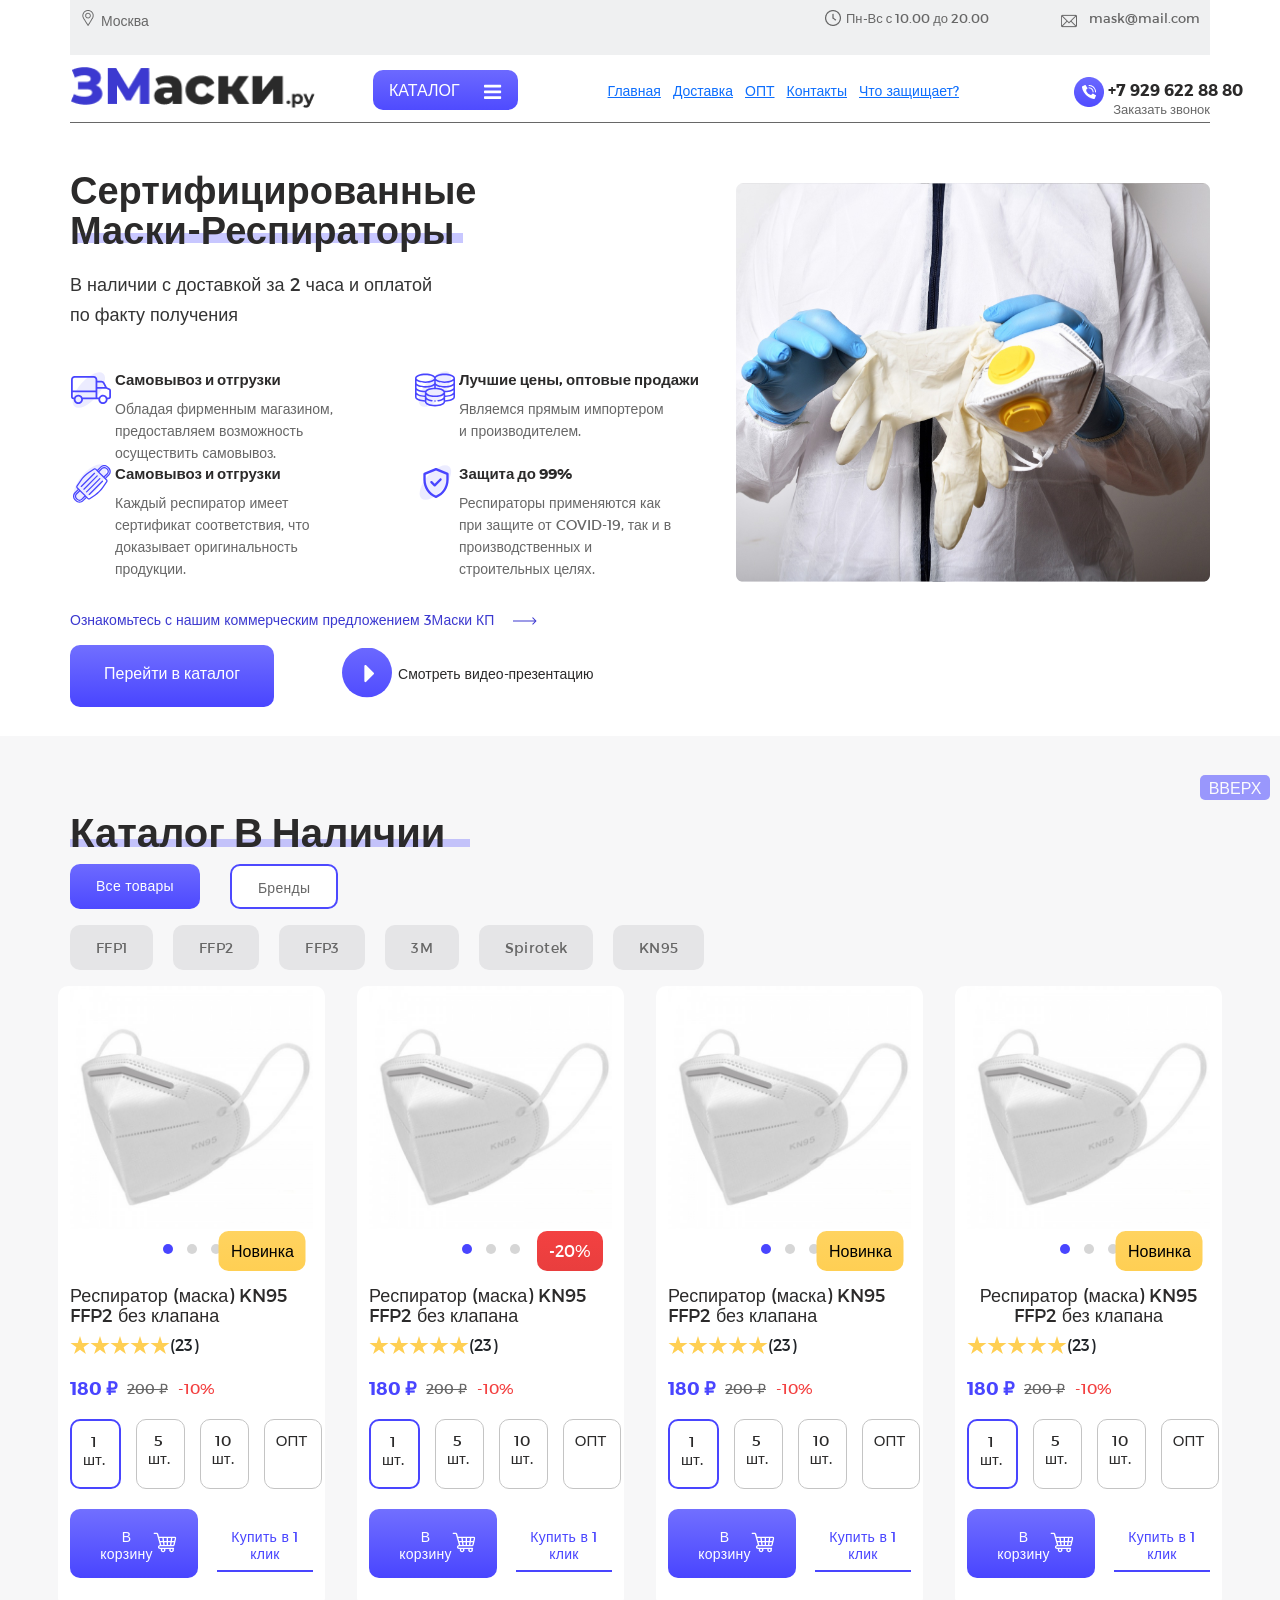
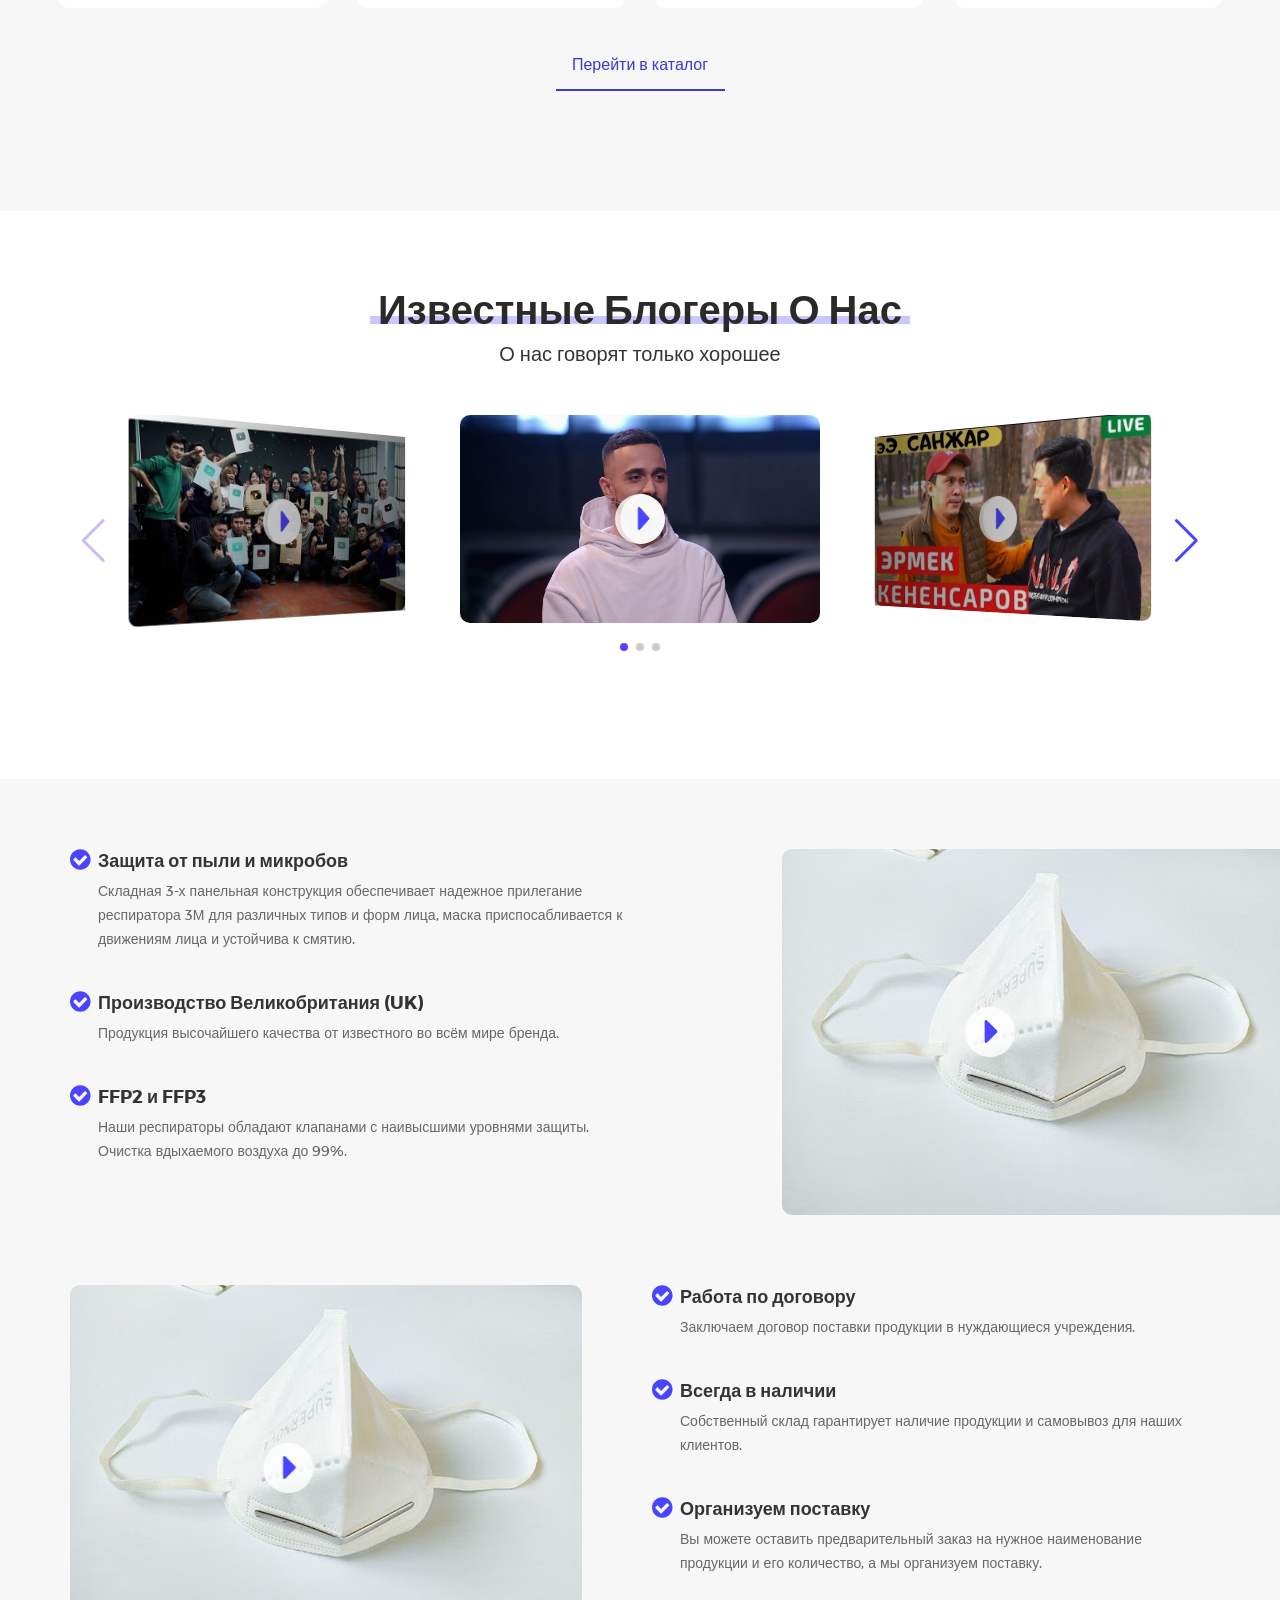
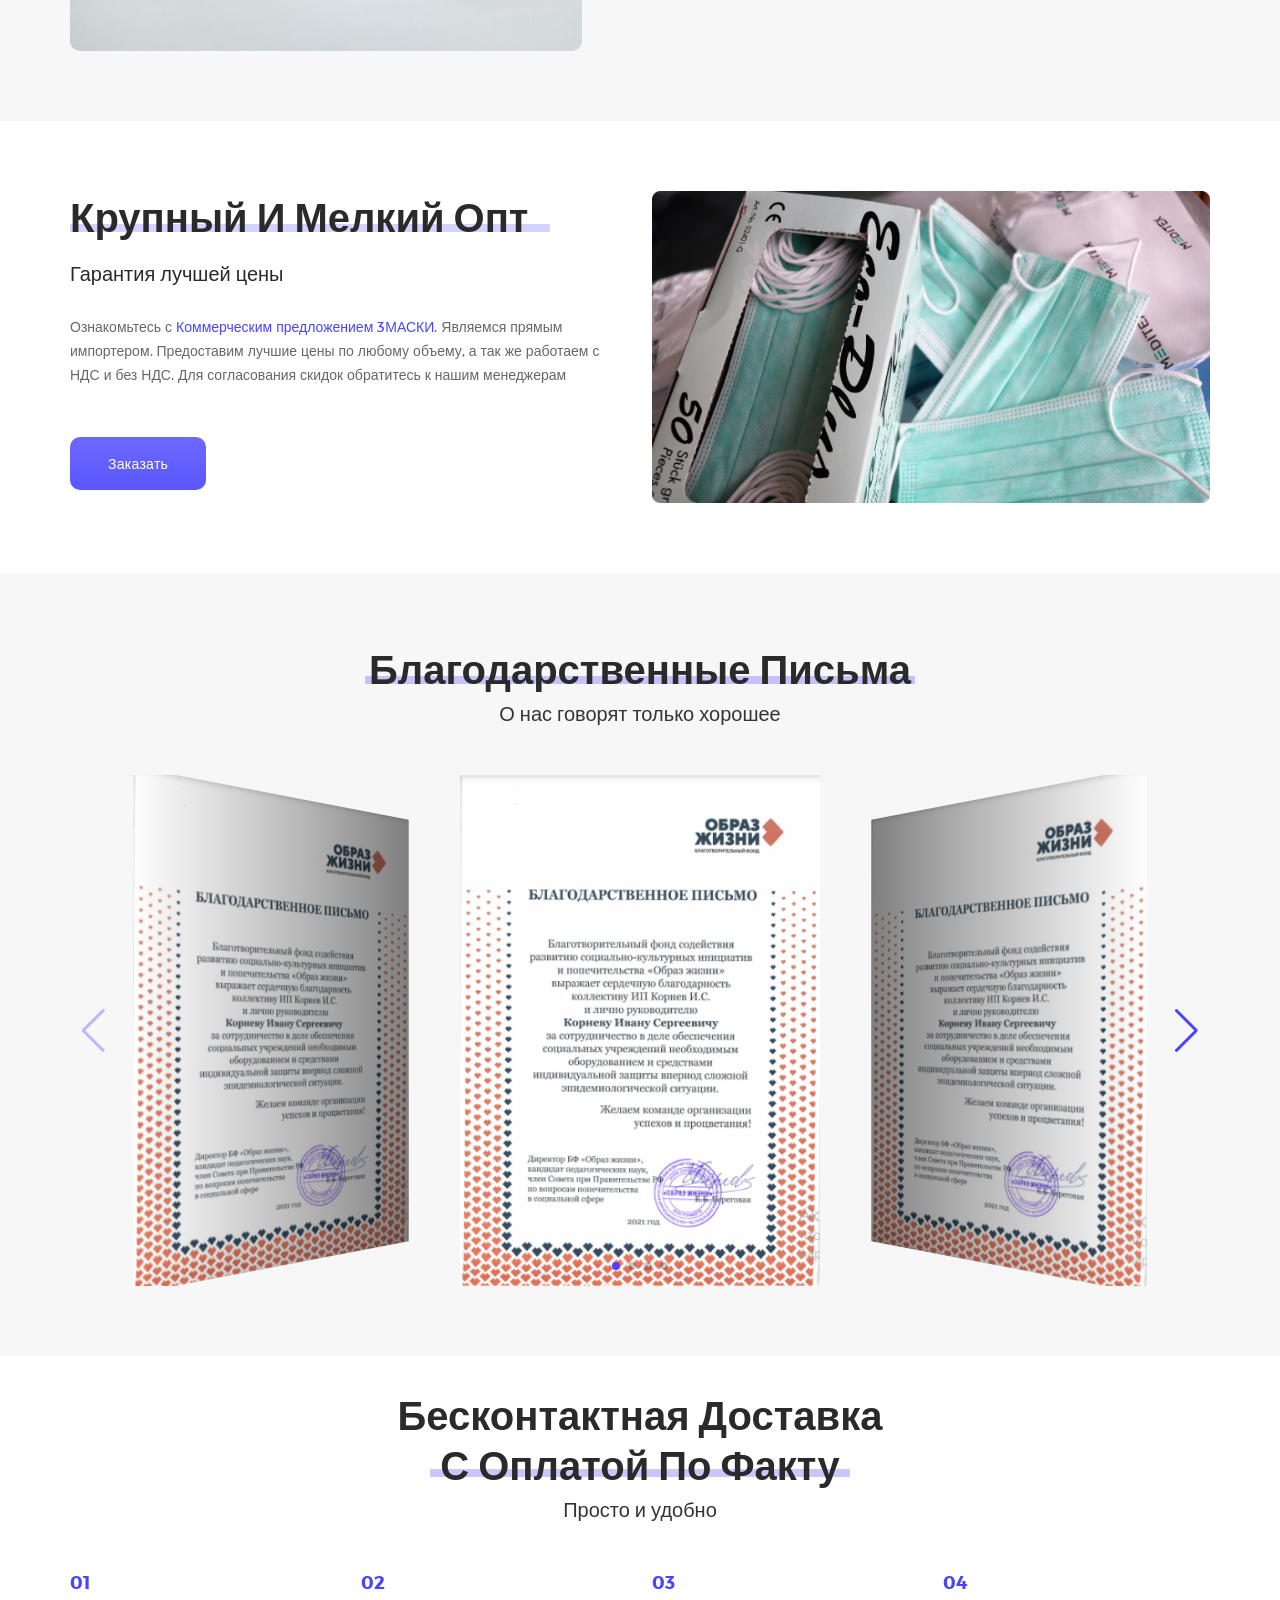
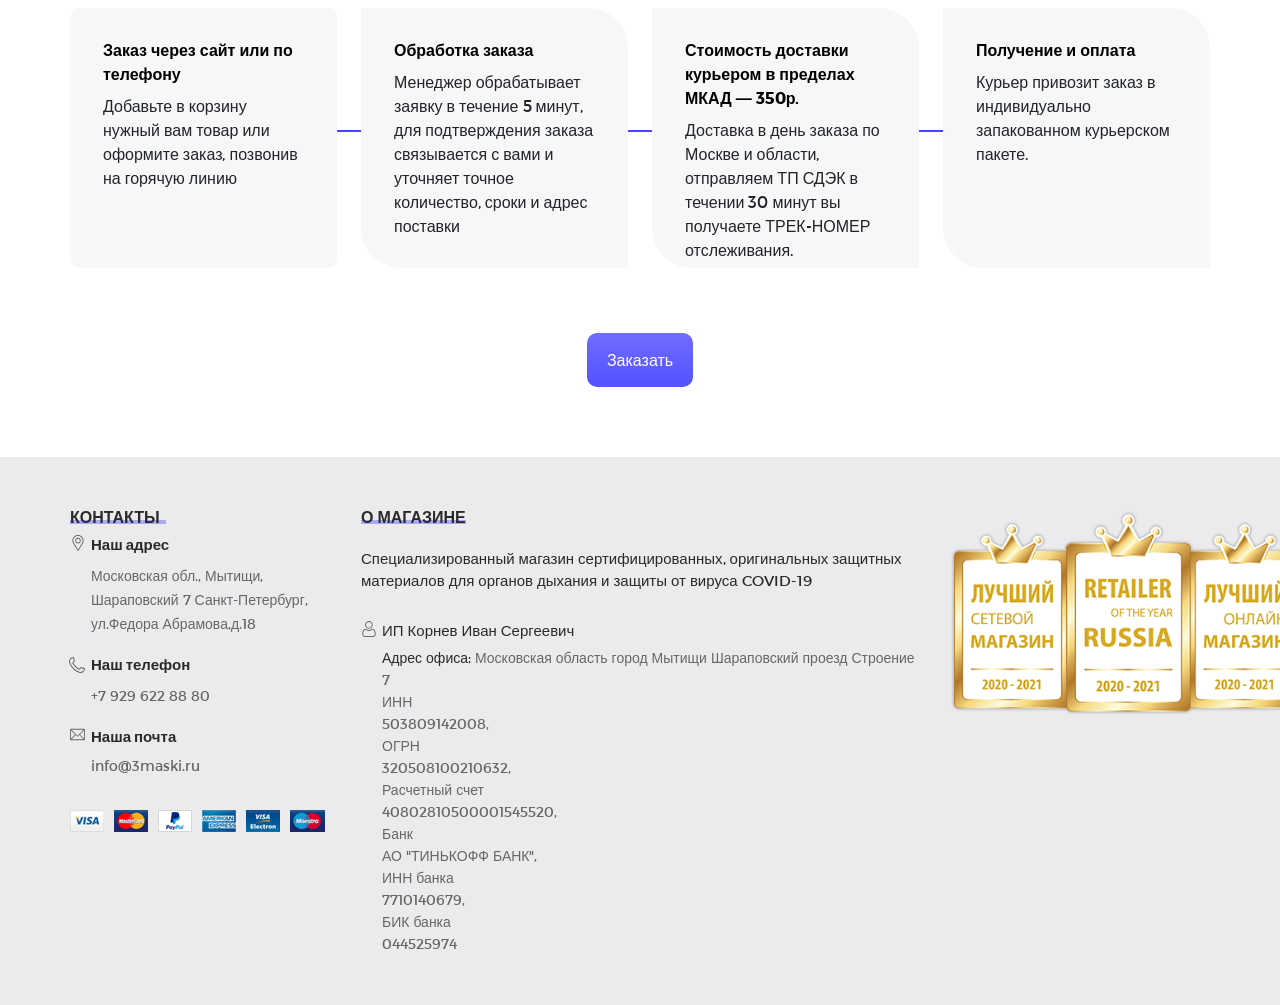
<file: index.html>
<!doctype html>
<html lang="en">
<head>
    <meta charset="UTF-8">
    <meta name="viewport"
          content="width=device-width, user-scalable=no, initial-scale=1.0, maximum-scale=1.0, minimum-scale=1.0">
    <meta http-equiv="X-UA-Compatible" content="ie=edge">
    <title>3Маски.ру</title>
    <link rel="stylesheet" href="./src/css/style.css">
    <link rel="shortcur icon" href="./src/images/header/3Mask%20250.png" type="image/png">
    <link rel="stylesheet" href="./src/libs/bootstrap/bootstrap-grid.min.css">
    <link rel="stylesheet" href="./src/libs/owl%20carousel/dist/assets/owl.carousel.min.css">
    <link rel="stylesheet" href="./src/libs/owl%20carousel/dist/assets/owl.theme.default.min.css">
    <link rel="stylesheet" href="./src/libs/jquery/jquery.fancybox.min.css">
    <link rel="stylesheet" href="./src/libs/swiper/bundle.css">
    <link rel="stylesheet" href="./src/libs/swiper/bundle-min.css">


</head>
<body>
<header class="header" id="header">
    <div class="container">

        <nav class="header__nav">
            <div class="header__cap">
                <address class="header__adress">Москва</address>
                <div class="header__intro">
                    <h4 class="header__time">Пн-Вс с 10.00 до 20.00</h4>
                    <p class="header__gmail">mask@mail.com</p>
                </div>

            </div>
            <img class=" header__logo header__logo-burger" src="./src/images/header/3Mask.png" alt="logo">
            <div class="header__mainHeader">
                <img class=" header__logo" src="./src/images/header/3Mask.png" alt="logo">
                <li class="nav-item dropdown">
                    <a class="nav-link dropdown-toggle header__tab header__catTitle" href="#" id="navbarDropdownMenuLink" role="button" data-bs-toggle="dropdown" aria-expanded="false">
                        Каталог <img class="header__cat" src="./src/images/header/catolock.svg" alt="">
                    </a>
                    <ul class="dropdown-menu " aria-labelledby="navbarDropdownMenuLink">
                        <li><a class="dropdown-item" href="#">Респираторные маски</a></li>
                        <li><a class="dropdown-item" href="#">Маски без клапана</a></li>
                        <li><a class="dropdown-item" href="#">Маски с клапонам</a></li>
                        <li><a class="dropdown-item" href="#">Одноразовые маски</a></li>
                    </ul>
                </li>
                <ul class="header__menu">
                    <a href="index.html" class="header__liMenu" >Главная</a>
                    <a href="./src/delivery/delivery.html" class="header__liMenu" >Доставка</a>
                    <a href="" class="header__liMenu" >ОПТ</a>
                    <a href="" class="header__liMenu" >Контакты</a>
                    <a href="" class="header__liMenu" >Что защищает?</a>
                </ul>

                <a  href="tel:+7 929 622 88 80" class="header__number">+7 929 622 88 80</a>
                <a  href="#" class="header__Nbtn">Заказать звонок</a>
                <h4 ></h4>

            </div>
        </nav>
    </div>

</header>
<main>
    <section class="mask">
        <div class="container">
            <div class="row">
                <div class=" col-lg-6 col-md-8 ">
                        <h1 class="mask__title" >Сертифицированные <br>
                            маски-респираторы</h1>
                        <h3 class="mask__subtitle">В наличии с доставкой за 2 часа и оплатой <br>
                            по факту получения</h3>
                    <div class="mask__blocks">
                        <div class="mask__box">
                        <div class=" mask__block1">
                            <h4 class="mask__h4"> Самовывоз и отгрузки</h4>
                            <p class="mask__p" >Обладая фирменным магазином,<br>предоставляем  возможность <br> осуществить самовывоз.</p>
                        </div>
                        <div class="mask__block-2">
                            <h4 class="mask__h4">Лучшие цены, оптовые продажи</h4>
                            <p class="mask__p" >Являемся прямым импортером <br>
                                и производителем.</p>
                        </div>
                    </div>
                        <div class="  mask__box">
                            <div class="mask__block-3">
                                <h4 class="mask__h4">Самовывоз и отгрузки</h4>
                                <p class="mask__p" >Каждый респиратор имеет <br> сертификат соответствия, что <br> доказывает оригинальность
                                    <br>  продукции.
                                </p>
                            </div>
                            <div class="  mask__block-4">
                                <h4 class="mask__h4">Защита до 99%</h4>
                                <p class="mask__p" >Респираторы применяются как <br> при защите от COVID-19, так и в <br> производственных и
                                    <br> строительных целях.
                                </p>
                            </div>
                        </div>

                        <a class="mask__learn" href="">Ознакомьтесь  с нашим коммерческим предложением 3Маски КП</a>
                        <a href="#catalog" class="mask__btn">Перейти в каталог</a>
                        <a  data-fancybox href="https://www.youtube.com/watch?v=_sI_Ps7JSEk" class="mask__btnplay">Смотреть видео-презентацию</a>
                    </div>
                     </div>
                <div class=" col-lg-6 col-md-8">
                    <img src="./src/images/mask/col-62.svg"  class="mask__img" alt=" mask">
                </div>
        </div>
        </div>
    </section>
    <section class="catalog" id="catalog">
        <div class="container">
        <h3 class="catalog__title">Каталог в наличии</h3>
            <div class="tabs">
                <ul class="tabs__caption">
                    <li class="active catalog__tabs">Все товары</li>
                    <li  >Бренды</li>
                </ul>
                <div class="tabs__content active ">
                    <ul class="catalog__content">
                        <li>FFP1</li>
                        <li>FFP2</li>
                        <li>FFP3</li>
                        <li>3M</li>
                        <li>Spirotek</li>
                        <li>KN95</li>
                    </ul>
                    <div class="row catalog__row">
                        <div class="col-md-6 col-sm-6  col-lg-3 catalog__col ">
                            <div class="owl-carousel owl-theme owl-loaded">
                                <h4 class="owl-carousel_title">Новинка</h4>
                                <div class="owl-stage-outer">
                                    <div class="owl-stage">
                                        <div class="owl-item"><img src="./src/images/catalog/kn95_1587722785_1588833978.jpg" alt="mask"></div>
                                        <div class="owl-item"><img src="./src/images/catalog/Ce-Kn-95-Face-Mask-Wholesale-N95-Ffp2-Mask-Protective-Kn95-Mask-Fast-Delivery.jpg" alt=""></div>
                                        <div class="owl-item"><img src="./src/images/catalog/kn95b.jpg" alt="mask"></div>
                                    </div>
                                </div>
                        </div>
                            <h4 class="catalog__masktitle">Респиратор (маска) KN95 FFP2
                                без клапана</h4>
                            <div class="catalog__star">
                                <img src="./src/images/catalog/Star%201.svg"  alt="star">
                                <img src="./src/images/catalog/Star%201.svg"  alt="star">
                                <img src="./src/images/catalog/Star%201.svg"  alt="star">
                                <img src="./src/images/catalog/Star%201.svg"  alt="star">
                                <img src="./src/images/catalog/Star%201.svg"  alt="star">
                                <p class="catalog__star_comment">(23)</p>
                            </div>
                            <div class="catalog__price">
                                <p class="catalog__price_new">180 ₽</p>
                                <p class="catalog__price_old">200 ₽</p>
                                <p class="catalog__price_discount">-10%</p>
                            </div>
                            <div class="catalog__colPrice">
                                <p class="catalog__colPrice_p" >1 шт. </p>
                                <p class="catalog__colPrice_p" >5 шт. </p>
                                <p class="catalog__colPrice_p" >10 шт. </p>
                                <p class="catalog__colPrice_p" >ОПТ </p>
                            </div>
                            <div class="catalog__buy">
                                <button class="catalog__buy_btn">В корзину</button>
                                <a class="catalog__buy_a">Купить в 1 клик</a>
                            </div>
                    </div>
                        <div class="col-md-6 col-sm-6  col-lg-3 catalog__col ">
                            <div class="owl-carousel owl-theme owl-loaded">
                                <h4 class="owl-carousel_title">-20%</h4>
                                <div class="owl-stage-outer">
                                    <div class="owl-stage">
                                        <div class="owl-item"><img src="./src/images/catalog/kn95_1587722785_1588833978.jpg" alt="mask"></div>
                                        <div class="owl-item"><img src="./src/images/catalog/Ce-Kn-95-Face-Mask-Wholesale-N95-Ffp2-Mask-Protective-Kn95-Mask-Fast-Delivery.jpg" alt=""></div>
                                        <div class="owl-item"><img src="./src/images/catalog/kn95b.jpg" alt="mask"></div>
                                    </div>
                                </div>
                        </div>
                            <h4 class="catalog__masktitle">Респиратор (маска) KN95 FFP2
                                без клапана</h4>
                            <div class="catalog__star">
                                <img src="./src/images/catalog/Star%201.svg"  alt="star">
                                <img src="./src/images/catalog/Star%201.svg"  alt="star">
                                <img src="./src/images/catalog/Star%201.svg"  alt="star">
                                <img src="./src/images/catalog/Star%201.svg"  alt="star">
                                <img src="./src/images/catalog/Star%201.svg"  alt="star">
                                <p class="catalog__star_comment">(23)</p>
                            </div>
                            <div class="catalog__price">
                                <p class="catalog__price_new">180 ₽</p>
                                <p class="catalog__price_old">200 ₽</p>
                                <p class="catalog__price_discount">-10%</p>
                            </div>
                            <div class="catalog__colPrice">
                                <p class="catalog__colPrice_p" >1 шт. </p>
                                <p class="catalog__colPrice_p" >5 шт. </p>
                                <p class="catalog__colPrice_p" >10 шт. </p>
                                <p class="catalog__colPrice_p" >ОПТ </p>
                            </div>
                            <div class="catalog__buy">
                                <button class="catalog__buy_btn">В корзину</button>
                                <button  class="catalog__buy_a">Купить в 1 клик</button>
                            </div>
                    </div>
                        <div class="col-md-6 col-sm-6  col-lg-3  catalog__col">
                            <div class="owl-carousel owl-theme owl-loaded">
                                <h4 class="owl-carousel_title">Новинка</h4>
                                <div class="owl-stage-outer">
                                    <div class="owl-stage">
                                        <div class="owl-item"><img src="./src/images/catalog/kn95_1587722785_1588833978.jpg" alt="mask"></div>
                                        <div class="owl-item"><img src="./src/images/catalog/Ce-Kn-95-Face-Mask-Wholesale-N95-Ffp2-Mask-Protective-Kn95-Mask-Fast-Delivery.jpg" alt=""></div>
                                        <div class="owl-item"><img src="./src/images/catalog/kn95b.jpg" alt="mask"></div>
                                    </div>
                                </div>
                            </div>
                            <h4 class="catalog__masktitle">Респиратор (маска) KN95 FFP2
                                без клапана</h4>
                            <div class="catalog__star">
                                <img src="./src/images/catalog/Star%201.svg"  alt="star">
                                <img src="./src/images/catalog/Star%201.svg"  alt="star">
                                <img src="./src/images/catalog/Star%201.svg"  alt="star">
                                <img src="./src/images/catalog/Star%201.svg"  alt="star">
                                <img src="./src/images/catalog/Star%201.svg"  alt="star">
                                <p class="catalog__star_comment">(23)</p>
                            </div>
                            <div class="catalog__price">
                                <p class="catalog__price_new">180 ₽</p>
                                <p class="catalog__price_old">200 ₽</p>
                                <p class="catalog__price_discount">-10%</p>
                            </div>
                            <div class="catalog__colPrice">
                                <p class="catalog__colPrice_p" >1 шт. </p>
                                <p class="catalog__colPrice_p" >5 шт. </p>
                                <p class="catalog__colPrice_p" >10 шт. </p>
                                <p class="catalog__colPrice_p" >ОПТ </p>
                            </div>
                            <div class="catalog__buy">
                                <button class="catalog__buy_btn">В корзину</button>
                                <button  class="catalog__buy_a">Купить в 1 клик</button>
                            </div>
                        </div>
                        <div class="col-md-6 col-sm-6  col-lg-3  catalog__col ">
                            <div class="owl-carousel owl-theme owl-loaded">
                                <h4 class="owl-carousel_title">Новинка</h4>
                                <div class="owl-stage-outer">
                                    <div class="owl-stage">
                                        <div class="owl-item"><img src="./src/images/catalog/kn95_1587722785_1588833978.jpg" alt="mask"></div>
                                        <div class="owl-item"><img src="./src/images/catalog/Ce-Kn-95-Face-Mask-Wholesale-N95-Ffp2-Mask-Protective-Kn95-Mask-Fast-Delivery.jpg" alt=""></div>
                                        <div class="owl-item"><img src="./src/images/catalog/kn95b.jpg" alt="mask"></div>
                                    </div>
                                </div>
                            </div>
                            <h4 class="catalog__masktitle">Респиратор (маска) KN95 FFP2
                                без клапана</h4>
                            <div class="catalog__star">
                                <img src="./src/images/catalog/Star%201.svg"  alt="star">
                                <img src="./src/images/catalog/Star%201.svg"  alt="star">
                                <img src="./src/images/catalog/Star%201.svg"  alt="star">
                                <img src="./src/images/catalog/Star%201.svg"  alt="star">
                                <img src="./src/images/catalog/Star%201.svg"  alt="star">
                                <p class="catalog__star_comment">(23)</p>
                            </div>
                            <div class="catalog__price">
                                <p class="catalog__price_new">180 ₽</p>
                                <p class="catalog__price_old">200 ₽</p>
                                <p class="catalog__price_discount">-10%</p>
                            </div>
                            <div class="catalog__colPrice">
                                <p class="catalog__colPrice_p" >1 шт. </p>
                                <p class="catalog__colPrice_p" >5 шт. </p>
                                <p class="catalog__colPrice_p" >10 шт. </p>
                                <p class="catalog__colPrice_p" >ОПТ </p>
                            </div>
                            <div class="catalog__buy">
                                <button class="catalog__buy_btn">В корзину</button>
                                <button  class="catalog__buy_a">Купить в 1 клик</button>
                            </div>
                        </div>
                </div>



            </div>
                <div class="tabs__content ">
                    <ul class="catalog__content">
                        <li>FFP1</li>
                        <li>FFP2</li>
                        <li>FFP3</li>
                        <li>3M</li>
                        <li>Spirotek</li>
                        <li>KN95</li>
                    </ul>
                    <div class="row catalog__row">
                        <div class="col-3 col-sm-8 col-md-6 col-lg-4 col-xl-3 catalog__col ">
                            <div class="owl-carousel owl-theme owl-loaded">
                                <h4 class="owl-carousel_title">Новинка</h4>
                                <div class="owl-stage-outer">
                                    <div class="owl-stage">
                                        <div class="owl-item"><img src="./src/images/catalog/kn95_1587722785_1588833978.jpg" alt="mask"></div>
                                        <div class="owl-item"><img src="./src/images/catalog/Ce-Kn-95-Face-Mask-Wholesale-N95-Ffp2-Mask-Protective-Kn95-Mask-Fast-Delivery.jpg" alt=""></div>
                                        <div class="owl-item"><img src="./src/images/catalog/kn95b.jpg" alt="mask"></div>
                                    </div>
                                </div>
                            </div>
                            <h4 class="catalog__masktitle">Респиратор (маска) KN95 FFP2221
                                без клапана</h4>
                            <div class="catalog__star">
                                <img src="./src/images/catalog/Star%201.svg"  alt="star">
                                <img src="./src/images/catalog/Star%201.svg"  alt="star">
                                <img src="./src/images/catalog/Star%201.svg"  alt="star">
                                <img src="./src/images/catalog/Star%201.svg"  alt="star">
                                <img src="./src/images/catalog/Star%201.svg"  alt="star">
                                <p class="catalog__star_comment">(23)</p>
                            </div>
                            <div class="catalog__price">
                                <p class="catalog__price_new">180 ₽</p>
                                <p class="catalog__price_old">200 ₽</p>
                                <p class="catalog__price_discount">-10%</p>
                            </div>
                            <div class="catalog__colPrice">
                                <p class="catalog__colPrice_p" >1 шт. </p>
                                <p class="catalog__colPrice_p" >5 шт. </p>
                                <p class="catalog__colPrice_p" >10 шт. </p>
                                <p class="catalog__colPrice_p" >ОПТ </p>
                            </div>
                            <div class="catalog__buy">
                                <button class="catalog__buy_btn">В корзину</button>
                                <a href="#" class="catalog__buy_a">Купить в 1 клик</a>
                            </div>
                        </div>
                        <div class="col-3 col-sm-8 col-md-6 col-lg-4 col-xl-3 catalog__col ">
                            <div class="owl-carousel owl-theme owl-loaded">
                                <h4 class="owl-carousel_title">-20%</h4>
                                <div class="owl-stage-outer">
                                    <div class="owl-stage">
                                        <div class="owl-item"><img src="./src/images/catalog/kn95_1587722785_1588833978.jpg" alt="mask"></div>
                                        <div class="owl-item"><img src="./src/images/catalog/Ce-Kn-95-Face-Mask-Wholesale-N95-Ffp2-Mask-Protective-Kn95-Mask-Fast-Delivery.jpg" alt=""></div>
                                        <div class="owl-item"><img src="./src/images/catalog/kn95b.jpg" alt="mask"></div>
                                    </div>
                                </div>
                            </div>
                            <h4 class="catalog__masktitle">Респиратор (маска) KN95 FFP2
                                без клапана</h4>
                            <div class="catalog__star">
                                <img src="./src/images/catalog/Star%201.svg"  alt="star">
                                <img src="./src/images/catalog/Star%201.svg"  alt="star">
                                <img src="./src/images/catalog/Star%201.svg"  alt="star">
                                <img src="./src/images/catalog/Star%201.svg"  alt="star">
                                <img src="./src/images/catalog/Star%201.svg"  alt="star">
                                <p class="catalog__star_comment">(23)</p>
                            </div>
                            <div class="catalog__price">
                                <p class="catalog__price_new">180 ₽</p>
                                <p class="catalog__price_old">200 ₽</p>
                                <p class="catalog__price_discount">-10%</p>
                            </div>
                            <div class="catalog__colPrice">
                                <p class="catalog__colPrice_p" >1 шт. </p>
                                <p class="catalog__colPrice_p" >5 шт. </p>
                                <p class="catalog__colPrice_p" >10 шт. </p>
                                <p class="catalog__colPrice_p" >ОПТ </p>
                            </div>
                            <div class="catalog__buy">
                                <button class="catalog__buy_btn">В корзину</button>
                                <a href="#" class="catalog__buy_a">Купить в 1 клик</a>
                            </div>
                        </div>
                        <div class="col-3 col-sm-8 col-md-6 col-lg-4 col-xl-3 catalog__col ">
                            <div class="owl-carousel owl-theme owl-loaded">
                                <h4 class="owl-carousel_title">Новинка</h4>
                                <div class="owl-stage-outer">
                                    <div class="owl-stage">
                                        <div class="owl-item"><img src="./src/images/catalog/kn95_1587722785_1588833978.jpg" alt="mask"></div>
                                        <div class="owl-item"><img src="./src/images/catalog/Ce-Kn-95-Face-Mask-Wholesale-N95-Ffp2-Mask-Protective-Kn95-Mask-Fast-Delivery.jpg" alt=""></div>
                                        <div class="owl-item"><img src="./src/images/catalog/kn95b.jpg" alt="mask"></div>
                                    </div>
                                </div>
                            </div>
                            <h4 class="catalog__masktitle">Респиратор (маска) KN95 FFP2
                                без клапана</h4>
                            <div class="catalog__star">
                                <img src="./src/images/catalog/Star%201.svg"  alt="star">
                                <img src="./src/images/catalog/Star%201.svg"  alt="star">
                                <img src="./src/images/catalog/Star%201.svg"  alt="star">
                                <img src="./src/images/catalog/Star%201.svg"  alt="star">
                                <img src="./src/images/catalog/Star%201.svg"  alt="star">
                                <p class="catalog__star_comment">(23)</p>
                            </div>
                            <div class="catalog__price">
                                <p class="catalog__price_new">180 ₽</p>
                                <p class="catalog__price_old">200 ₽</p>
                                <p class="catalog__price_discount">-10%</p>
                            </div>
                            <div class="catalog__colPrice">
                                <p class="catalog__colPrice_p" >1 шт. </p>
                                <p class="catalog__colPrice_p" >5 шт. </p>
                                <p class="catalog__colPrice_p" >10 шт. </p>
                                <p class="catalog__colPrice_p" >ОПТ </p>
                            </div>
                            <div class="catalog__buy">
                                <button class="catalog__buy_btn">В корзину</button>
                                <a href="#" class="catalog__buy_a">Купить в 1 клик</a>
                            </div>
                        </div>
                        <div class="col-3 col-sm-8 col-md-6 col-lg-4 col-xl-3 catalog__col ">
                            <div class="owl-carousel owl-theme owl-loaded">
                                <h4 class="owl-carousel_title">Новинка</h4>
                                <div class="owl-stage-outer">
                                    <div class="owl-stage">
                                        <div class="owl-item"><img src="./src/images/catalog/kn95_1587722785_1588833978.jpg" alt="mask"></div>
                                        <div class="owl-item"><img src="./src/images/catalog/Ce-Kn-95-Face-Mask-Wholesale-N95-Ffp2-Mask-Protective-Kn95-Mask-Fast-Delivery.jpg" alt=""></div>
                                        <div class="owl-item"><img src="./src/images/catalog/kn95b.jpg" alt="mask"></div>
                                    </div>
                                </div>
                            </div>
                            <h4 class="catalog__masktitle">Респиратор (маска) KN95 FFP2
                                без клапана</h4>
                            <div class="catalog__star">
                                <img src="./src/images/catalog/Star%201.svg"  alt="star">
                                <img src="./src/images/catalog/Star%201.svg"  alt="star">
                                <img src="./src/images/catalog/Star%201.svg"  alt="star">
                                <img src="./src/images/catalog/Star%201.svg"  alt="star">
                                <img src="./src/images/catalog/Star%201.svg"  alt="star">
                                <p class="catalog__star_comment">(23)</p>
                            </div>
                            <div class="catalog__price">
                                <p class="catalog__price_new">180 ₽</p>
                                <p class="catalog__price_old">200 ₽</p>
                                <p class="catalog__price_discount">-10%</p>
                            </div>
                            <div class="catalog__colPrice">
                                <p class="catalog__colPrice_p" >1 шт. </p>
                                <p class="catalog__colPrice_p" >5 шт. </p>
                                <p class="catalog__colPrice_p" >10 шт. </p>
                                <p class="catalog__colPrice_p" >ОПТ </p>
                            </div>
                            <div class="catalog__buy">
                                <button class="catalog__buy_btn">В корзину</button>
                                <a href="#" class="catalog__buy_a">Купить в 1 клик</a>
                            </div>
                        </div>
                    </div>

                </div>

        </div>
            <a href="#" class="catalog__a">Перейти в каталог</a>
        </div>
    </section>
    <section class="video">
        <div class="container">
            <h3 class="video__title">Известные блогеры о нас</h3>
            <p class="video__subtitle">О нас говорят только хорошее</p>

            <div class="swiper-container mySwiper">
                <div class="swiper-wrapper">
                    <div class="swiper-slide"><img  class="video__img" src="./src/images/video/82341205_2725697607513074_4710984141892485120_n.jpg" alt="mask">
                        <a data-fancybox class="video__play" href="https://www.youtube.com/watch?v=_sI_Ps7JSEk">
                        </a></div>
                    <div class="swiper-slide"><img  class="video__img" src="./src/images/video/Gu.png" alt="mask">
                        <a data-fancybox class="video__play" href="https://www.youtube.com/watch?v=_sI_Ps7JSEk">
                        </a></div>
                    <div class="swiper-slide"><img  class="video__img" src="./src/images/video/hqdefault.jpg" alt="mask">
                        <a data-fancybox class="video__play" href="https://www.youtube.com/watch?v=_sI_Ps7JSEk">
                        </a></div>
                    <div class="swiper-slide"><img  class="video__img" src="./src/images/video/8459e896f2156cab8bad96b21fcce84a5ddd819c2be61626847630.jpg" alt="mask">
                        <a data-fancybox class="video__play" href="https://www.youtube.com/watch?v=_sI_Ps7JSEk">
                        </a></div>
                    <div class="swiper-slide"><img  class="video__img" src="./src/images/video/https___specials-images.forbesimg.com_imageserve_600c27603ffbb25d83b4c85c_0x0.jpg" alt="mask">
                        <a data-fancybox class="video__play" href="https://www.youtube.com/watch?v=_sI_Ps7JSEk">
                        </a></div>

                </div>
                <div class="swiper-button-next arrow "></div>
                <div class="swiper-button-prev arrow "></div>
                <div class="swiper-pagination"></div>
            </div>

        </div>
        </div>
    </section>
    <section class="quality">
        <div class="container">
            <div class="row">
                <div class="col-6">
                <div class="quality__block1">
                    <h4 class="quality__blocktitle">Защита от пыли и микробов</h4>
                    <p class="quality__blocksubtitle">Складная 3-х панельная конструкция обеспечивает надежное прилегание респиратора 3М для различных типов и форм лица, маска приспосабливается к движениям лица и устойчива к смятию.</p>
                </div>
                <div class="quality__block1">
                    <h4 class="quality__blocktitle">Производство Великобритания (UK)</h4>
                    <p class="quality__blocksubtitle">Продукция высочайшего качества от известного во всём мире бренда.</p>
                </div>
                <div class="quality__block1">
                    <h4 class="quality__blocktitle">FFP2 и FFP3</h4>
                    <p class="quality__blocksubtitle">Наши респираторы обладают клапанами с наивысшими уровнями защиты. Очистка вдыхаемого воздуха до 99%.</p>
                </div>


                </div>
                <div class="col-6 col-6_quality__img ">
                    <img class="quality__img" src="./src/images/quality/unnamed.jpg" alt="">
                    <a class="quality__btn" data-fancybox href="https://www.youtube.com/watch?v=_sI_Ps7JSEk">
                        <img src="./src/images/video/video.png" alt="">
                    </a>
                </div>
                <div class="col-6 col-6_quality__img ">
                    <img class="quality__img1" src="./src/images/quality/unnamed.jpg" alt="">
                    <a class="quality__btn1" data-fancybox href="https://www.youtube.com/watch?v=_sI_Ps7JSEk">
                        <img src="./src/images/video/video.png" alt="">
                    </a>
                </div>
                <div class="col-6">
                    <div class="quality__block1">
                        <h4 class="quality__blocktitle">Работа по договору</h4>
                        <p class="quality__blocksubtitle">Заключаем договор поставки продукции в нуждающиеся учреждения.</p>
                    </div>
                    <div class="quality__block1">
                        <h4 class="quality__blocktitle">Всегда в наличии</h4>
                        <p class="quality__blocksubtitle">Собственный склад гарантирует наличие продукции и самовывоз для наших клиентов.</p>
                    </div>
                    <div class="quality__block1">
                        <h4 class="quality__blocktitle">Организуем поставку</h4>
                        <p class="quality__blocksubtitle">Вы можете оставить предварительный заказ на нужное наименование продукции и его количество, а мы организуем поставку.</p>
                    </div>


                </div>
            </div>
        </div>
    </section>
    <section class="sale">
        <div class="container">
            <div class="row">
                <div class="col-6">
                    <h3 class="sale__title">Крупный и мелкий опт</h3>
                    <h4 class="sale__subtitle">Гарантия лучшей цены</h4>
                    <p class="sale__p">Ознакомьтесь с <a href="#" class="sale__a">Коммерческим предложением 3МАСКИ.</a> Являемся прямым импортером. Предоставим лучшие цены по любому объему, а так же работаем с НДС и без НДС. Для согласования скидок обратитесь к нашим менеджерам
                    </p>
                    <button class="sale__btn">Заказать</button>
                </div>
                <div class="col-6">
                    <img class="sale__img" src="./src/images/sale/Rectangle%2011.jpg" alt="mask">
                </div>
            </div>
        </div>
    </section>
    <section class="thanks" >
        <div class="container">
          <h3 class="thanks__title">Благодарственные письма</h3>
            <h4 class="thanks__subtitle">О нас говорят только хорошее</h4>
            <div class="swiper-container myswiper">
                <div class="swiper-wrapper"><div class="swiper-slide">
                    <img src="./src/images/thanks/image%202.jpg" />
                </div>
                    <div class="swiper-slide">
                        <img src="./src/images/thanks/image%202.jpg" />
                    </div>
                    <div class="swiper-slide">
                        <img src="./src/images/thanks/image%202.jpg" />
                    </div>
                    <div class="swiper-slide">
                        <img src="./src/images/thanks/image%202.jpg" />
                    </div>
                    <div class="swiper-slide">
                        <img src="./src/images/thanks/image%202.jpg" />
                    </div>
                    <div class="swiper-slide">
                        <img src="./src/images/thanks/image%202.jpg" />
                    </div>

                </div>
                <div class="swiper-button-next arrow "></div>
                <div class="swiper-button-prev arrow "></div>
                <div class="swiper-pagination"></div>
            </div>


        </div>
        </div>
    </section>
    <section class="delivery">
        <div class="container">
            <h3 class="delivery__title">Бесконтактная доставка<br>
                с оплатой по факту</h3>
            <p class="delivery__subtitle">Просто и удобно</p>
            <div class="row">
                <div class="col-3 delivery__col">
                    <h4 class="delivery__num">01</h4>
                    <div class="delivery__block">
                        <h3 class="delivery__blocktitle">Заказ через сайт или по телефону</h3>
                        <p class="delivery__blocksubtitle">Добавьте в корзину нужный вам товар или оформите заказ, позвонив на горячую линию</p>
                    </div>
                </div>
                <div class="col-3 delivery__col">
                    <h4 class="delivery__num">02</h4>
                    <div class="delivery__block2">
                        <h3 class="delivery__blocktitle">Обработка заказа</h3>
                        <p class="delivery__blocksubtitle">Менеджер обрабатывает заявку в течение 5 минут, для подтверждения заказа связывается с вами и уточняет точное количество, сроки и адрес поставки</p>
                    </div>
                </div>
                <div class="col-3 delivery__col">
                    <h4 class="delivery__num">03</h4>
                    <div class="delivery__block2">
                        <h3 class="delivery__blocktitle">Стоимость доставки курьером в пределах МКАД — 350р.</h3>
                        <p class="delivery__blocksubtitle">Доставка в день заказа по Москве и области, отправляем ТП СДЭК в течении 30 минут вы получаете ТРЕК-НОМЕР отслеживания.</p>
                    </div>
                </div>
                <div class="col-3 delivery__col">
                    <h4 class="delivery__num">04</h4>
                    <div class="delivery__block2">
                        <h3 class="delivery__blocktitle">Получение и оплата</h3>
                        <p class="delivery__blocksubtitle">Курьер привозит заказ в индивидуально запакованном курьерском пакете.</p>
                    </div>
                </div>
            </div>
            <div class="delivery__boxbtn">
                <button class="delivery__btn" >Заказать</button>
            </div>

        </div>
    </section>
</main>
<footer class="footer">
    <div class="container">
        <div class="row">
            <div class="col-3">
                <h3 class="footer__title">КОНТАКТЫ</h3>
                <div class="address">
                    <h4 class="address__title">Наш адрес</h4>
                    <a class="address__geo" href="https://yandex.ru/maps/10740/mytischi/house/sharapovskaya_ulitsa_7/Z04YcQJhS0EFQFtvfXVwdH1qYQ==/?ll=37.751241%2C55.915195&z=16" target="_blank">Московская обл., Мытищи, Шараповский 7</a>
                    <a class="address__geo" href="https://2gis.ru/spb/geo/5348660212842619" target="_blank">Санкт-Петербург, ул.Федора Абрамова,д.18</a>
                </div>
                <div class="phone">
                    <h4 class="phone__title">Наш телефон</h4>
                    <a class="phone__number" href="tel:+7 929 622 88 80" >+7 929 622 88 80</a>
                </div>
                <div class="mail">
                    <h4 class="mail__title">Наша почта</h4>
                    <a href="mailto:info@3maski.ru" class="mail__name"> info@3maski.ru</a>
                </div>
                <img src="./src/images/footer/payments-min%201.svg" alt="visa">
            </div>
            <div class="col-6">
                <h3 class="footer__title1">О МАГАЗИНЕ</h3>
                <p class="footer__block-subtitle">Специализированный магазин сертифицированных, оригинальных защитных
                    <br> материалов для органов дыхания и защиты от вируса COVID-19
                </p>
                <div class="info">
                    <h4 class="info__title">ИП Корнев Иван Сергеевич</h4>
                   <p class="info__subtitle"><span class="info__bold">Адрес офиса:</span><a class="address__geo" href="https://yandex.ru/maps/10740/mytischi/house/sharapovskaya_ulitsa_7/Z04YcQJhS0EFQFtvfXVwdH1qYQ==/?ll=37.751241%2C55.915195&z=16" target="_blank">  Московская область город Мытищи Шараповский проезд Строение 7</a>
                       <br>ИНН
                       <br> 503809142008,
                       <br> ОГРН
                       <br> 320508100210632,
                       <br> Расчетный счет
                       <br> 40802810500001545520,
                       <br> Банк
                       <br> АО "ТИНЬКОФФ БАНК",
                       <br> ИНН банка
                       <br> 7710140679,
                       <br> БИК банка
                       <br> 044525974
                   </p>
                </div>
            </div>
            <div class="col-3">
                <img src="./src/images/footer/logo_trio_xs_1%201.svg" alt="">
            </div>
        </div>
    </div>
</footer>
<a href="#header" class="goTop">
    вверх
</a>
<div class="overlay">
    <div class="popup">
        <div class="popup__consultation">
            <div class="row">
                <div class="col-6 popup__col ">
                    <h3 class="popup__consultation-title">Закажите звонок</h3>
                    <p class="popup__consultation-subtitle">Прямо сейчас</p>
                    <form action="" class="callme">
                        <label  class="callme__label">
                            <input type="tel" placeholder="+7 (000) 000-00-00" class="callme__input tel" >
                        </label>
                        <button class="callme__button">Жду звонка</button>
                    </form></div>
                <div class="col-6 popup__col "><img src="./src/images/overlay/—Pngtree—call%20center%20service%20personnel_2965064%201.svg" alt=""></div>
            </div>
        </div>
        <div class="popup__shop">
            <h4 class="shop__title">Товар добавлен в корзину!</h4>
            <span class="shop__icon"><img  class="shop__icon" src="./src/images/overlay/hand%20drawn%20cartoon%20gradient_4722831%201.png" alt=""></span>
        </div>
        <div class="popup__thanks"  style="display: none" >
            <h4 class="thanks__title">Спасибо за вашу заявку! </h4>
            <p>Наш менеджер свяжется с вами
                в ближайшее время!</p>
            <span class="thanks__icon"><img  class="shop__icon" src="./src/images/overlay/hand%20drawn%20cartoon%20gradient_4722831%201.png" alt=""></span>
        </div>
        <div class="popup__close"></div>
        <div class="popup__form" style="display: none">
            <h4 class="form__title">Просто заполните форму заявки</h4>
            <p class="form__subtitle">и мы перезвоним вам в течении дня</p>
            <form action="" class="popup__form_block">
                <label class="popup__form_label" >
                    <input class="popup__form_input"  type="name" placeholder="Ваше имя">
                </label>
                <label  class="popup__form_label" >
                    <input class="popup__form_input" type="email" placeholder="Ваш email">
                </label>
                <label  class="popup__form_label" >
                    <input class="popup__form_input tel" type="tel" placeholder="Hомер телефона">
                </label>
            </form>
            <button class="popup__form_btn">Заказать</button>
        </div>
    </div>
</div>

<script  src="./src/libs/bootstrap/popper.min.js" ></script>
<script src="./src/libs/bootstrap/bootstrap.min.js"></script>
<script src="./src/libs/jquery/jquery-3.6.0.min.js" ></script>
<script src="./src/libs/jquery/inputmask/jquery.inputmask.js" ></script>
<script src="./src/libs/jquery/jquery.fancybox.min.js" ></script>
<script  src="./src/libs/owl%20carousel/dist/owl.carousel.min.js" ></script>
<script src="./src/libs/ddslick/slick.js" ></script>
<script src="./src/libs/ddslick/slick.min.js" ></script>
<script src="./src/libs/swiper/bundle.js" ></script>
<script src="./src/libs/swiper/bundle-min.js" ></script>
<script src="./src/js/main.js" ></script>


</body>
</html>
</file>
<file: src/libs/swiper/bundle.css>
@font-face {
    font-family: 'swiper-icons';
    src: url('data:application/font-woff;charset=utf-8;base64, [base64]//wADZ2x5ZgAAAywAAADMAAAD2MHtryVoZWFkAAABbAAAADAAAAA2E2+eoWhoZWEAAAGcAAAAHwAAACQC9gDzaG10eAAAAigAAAAZAAAArgJkABFsb2NhAAAC0AAAAFoAAABaFQAUGG1heHAAAAG8AAAAHwAAACAAcABAbmFtZQAAA/gAAAE5AAACXvFdBwlwb3N0AAAFNAAAAGIAAACE5s74hXjaY2BkYGAAYpf5Hu/j+W2+MnAzMYDAzaX6QjD6/4//Bxj5GA8AuRwMYGkAPywL13jaY2BkYGA88P8Agx4j+/8fQDYfA1AEBWgDAIB2BOoAeNpjYGRgYNBh4GdgYgABEMnIABJzYNADCQAACWgAsQB42mNgYfzCOIGBlYGB0YcxjYGBwR1Kf2WQZGhhYGBiYGVmgAFGBiQQkOaawtDAoMBQxXjg/wEGPcYDDA4wNUA2CCgwsAAAO4EL6gAAeNpj2M0gyAACqxgGNWBkZ2D4/wMA+xkDdgAAAHjaY2BgYGaAYBkGRgYQiAHyGMF8FgYHIM3DwMHABGQrMOgyWDLEM1T9/w8UBfEMgLzE////P/5//f/V/xv+r4eaAAeMbAxwIUYmIMHEgKYAYjUcsDAwsLKxc3BycfPw8jEQA/[base64]/uznmfPFBNODM2K7MTQ45YEAZqGP81AmGGcF3iPqOop0r1SPTaTbVkfUe4HXj97wYE+yNwWYxwWu4v1ugWHgo3S1XdZEVqWM7ET0cfnLGxWfkgR42o2PvWrDMBSFj/IHLaF0zKjRgdiVMwScNRAoWUoH78Y2icB/yIY09An6AH2Bdu/UB+yxopYshQiEvnvu0dURgDt8QeC8PDw7Fpji3fEA4z/PEJ6YOB5hKh4dj3EvXhxPqH/SKUY3rJ7srZ4FZnh1PMAtPhwP6fl2PMJMPDgeQ4rY8YT6Gzao0eAEA409DuggmTnFnOcSCiEiLMgxCiTI6Cq5DZUd3Qmp10vO0LaLTd2cjN4fOumlc7lUYbSQcZFkutRG7g6JKZKy0RmdLY680CDnEJ+UMkpFFe1RN7nxdVpXrC4aTtnaurOnYercZg2YVmLN/d/gczfEimrE/fs/bOuq29Zmn8tloORaXgZgGa78yO9/cnXm2BpaGvq25Dv9S4E9+5SIc9PqupJKhYFSSl47+Qcr1mYNAAAAeNptw0cKwkAAAMDZJA8Q7OUJvkLsPfZ6zFVERPy8qHh2YER+3i/BP83vIBLLySsoKimrqKqpa2hp6+jq6RsYGhmbmJqZSy0sraxtbO3sHRydnEMU4uR6yx7JJXveP7WrDycAAAAAAAH//wACeNpjYGRgYOABYhkgZgJCZgZNBkYGLQZtIJsFLMYAAAw3ALgAeNolizEKgDAQBCchRbC2sFER0YD6qVQiBCv/H9ezGI6Z5XBAw8CBK/m5iQQVauVbXLnOrMZv2oLdKFa8Pjuru2hJzGabmOSLzNMzvutpB3N42mNgZGBg4GKQYzBhYMxJLMlj4GBgAYow/P/PAJJhLM6sSoWKfWCAAwDAjgbRAAB42mNgYGBkAIIbCZo5IPrmUn0hGA0AO8EFTQAA') format('woff');
    font-weight: 400;
    font-style: normal;
}
:root {
    --swiper-theme-color: #eff0f1;
}
.swiper-container {
    margin-left: auto;
    margin-right: auto;
    position: relative;
    overflow: hidden;
    list-style: none;
    padding: 0;
    /* Fix of Webkit flickering */
    z-index: 1;
}
.swiper-container-vertical > .swiper-wrapper {
    flex-direction: column;
}
.swiper-wrapper {
    position: relative;
    width: 100%;
    height: 100%;
    z-index: 1;
    display: flex;
    transition-property: transform;
    box-sizing: content-box;
}
.swiper-container-android .swiper-slide,
.swiper-wrapper {
    transform: translate3d(0px, 0, 0);
}
.swiper-container-multirow > .swiper-wrapper {
    flex-wrap: wrap;
}
.swiper-container-multirow-column > .swiper-wrapper {
    flex-wrap: wrap;
    flex-direction: column;
}
.swiper-container-free-mode > .swiper-wrapper {
    transition-timing-function: ease-out;
    margin: 0 auto;
}
.swiper-container-pointer-events {
    touch-action: pan-y;
}
.swiper-container-pointer-events.swiper-container-vertical {
    touch-action: pan-x;
}
.swiper-slide {
    flex-shrink: 0;
    width: 100%;
    height: 100%;
    position: relative;
    transition-property: transform;
}
.swiper-slide-invisible-blank {
    visibility: hidden;
}
/* Auto Height */
.swiper-container-autoheight,
.swiper-container-autoheight .swiper-slide {
    height: auto;
}
.swiper-container-autoheight .swiper-wrapper {
    align-items: flex-start;
    transition-property: transform, height;
}
/* 3D Effects */
.swiper-container-3d {
    perspective: 1200px;
}
.swiper-container-3d .swiper-wrapper,
.swiper-container-3d .swiper-slide,
.swiper-container-3d .swiper-slide-shadow-left,
.swiper-container-3d .swiper-slide-shadow-right,
.swiper-container-3d .swiper-slide-shadow-top,
.swiper-container-3d .swiper-slide-shadow-bottom,
.swiper-container-3d .swiper-cube-shadow {
    transform-style: preserve-3d;
}
.swiper-container-3d .swiper-slide-shadow-left,
.swiper-container-3d .swiper-slide-shadow-right,
.swiper-container-3d .swiper-slide-shadow-top,
.swiper-container-3d .swiper-slide-shadow-bottom {
    position: absolute;
    left: 0;
    top: 0;
    width: 100%;
    height: 100%;
    pointer-events: none;
    z-index: 10;
}
.swiper-container-3d .swiper-slide-shadow-left {
    background-image: linear-gradient(to left, rgba(0, 0, 0, 0.5), rgba(0, 0, 0, 0));
}
.swiper-container-3d .swiper-slide-shadow-right {
    background-image: linear-gradient(to right, rgba(0, 0, 0, 0.5), rgba(0, 0, 0, 0));
}
.swiper-container-3d .swiper-slide-shadow-top {
    background-image: linear-gradient(to top, rgba(0, 0, 0, 0.5), rgba(0, 0, 0, 0));
}
.swiper-container-3d .swiper-slide-shadow-bottom {
    background-image: linear-gradient(to bottom, rgba(0, 0, 0, 0.5), rgba(0, 0, 0, 0));
}
/* CSS Mode */
.swiper-container-css-mode > .swiper-wrapper {
    overflow: auto;
    scrollbar-width: none;
    /* For Firefox */
    -ms-overflow-style: none;
    /* For Internet Explorer and Edge */
}
.swiper-container-css-mode > .swiper-wrapper::-webkit-scrollbar {
    display: none;
}
.swiper-container-css-mode > .swiper-wrapper > .swiper-slide {
    scroll-snap-align: start start;
}
.swiper-container-horizontal.swiper-container-css-mode > .swiper-wrapper {
    scroll-snap-type: x mandatory;
}
.swiper-container-vertical.swiper-container-css-mode > .swiper-wrapper {
    scroll-snap-type: y mandatory;
}
:root {
    --swiper-navigation-size: 44px;
    /*
    --swiper-navigation-color: var(--swiper-theme-color);
    */
}
.swiper-button-prev,
.swiper-button-next {
    position: absolute;
    top: 50%;
    width: calc(var(--swiper-navigation-size) / 44 * 27);
    height: var(--swiper-navigation-size);
    margin-top: calc(0px - (var(--swiper-navigation-size) / 2));
    z-index: 10;
    cursor: pointer;
    display: flex;
    align-items: center;
    justify-content: center;
    color: var(--swiper-navigation-color, var(--swiper-theme-color));
}
.swiper-button-prev.swiper-button-disabled,
.swiper-button-next.swiper-button-disabled {
    opacity: 0.35;
    cursor: auto;
    pointer-events: none;
}
.swiper-button-prev:after,
.swiper-button-next:after {
    font-family: swiper-icons;
    font-size: var(--swiper-navigation-size);
    text-transform: none !important;
    letter-spacing: 0;
    text-transform: none;
    font-variant: initial;
    line-height: 1;
}
.swiper-button-prev,
.swiper-container-rtl .swiper-button-next {
    left: 10px;
    right: auto;
}
.swiper-button-prev:after,
.swiper-container-rtl .swiper-button-next:after {
    content: 'prev';
}
.swiper-button-next,
.swiper-container-rtl .swiper-button-prev {
    right: 10px;
    left: auto;
}
.swiper-button-next:after,
.swiper-container-rtl .swiper-button-prev:after {
    content: 'next';
}
.swiper-button-prev.swiper-button-white,
.swiper-button-next.swiper-button-white {
    --swiper-navigation-color: #ffffff;
}
.swiper-button-prev.swiper-button-black,
.swiper-button-next.swiper-button-black {
    --swiper-navigation-color: #000000;
}
.swiper-button-lock {
    display: none;
}
:root {
    /*
    --swiper-pagination-color: var(--swiper-theme-color);
    */
}
.swiper-pagination {
    position: absolute;
    text-align: center;
    transition: 300ms opacity;
    transform: translate3d(0, 0, 0);
    z-index: 10;
}
.swiper-pagination.swiper-pagination-hidden {
    opacity: 0;
}
/* Common Styles */
.swiper-pagination-fraction,
.swiper-pagination-custom,
.swiper-container-horizontal > .swiper-pagination-bullets {
    bottom: 10px;
    left: 0;
    width: 100%;
}
/* Bullets */
.swiper-pagination-bullets-dynamic {
    overflow: hidden;
    font-size: 0;
}
.swiper-pagination-bullets-dynamic .swiper-pagination-bullet {
    transform: scale(0.33);
    position: relative;
}
.swiper-pagination-bullets-dynamic .swiper-pagination-bullet-active {
    transform: scale(1);
}
.swiper-pagination-bullets-dynamic .swiper-pagination-bullet-active-main {
    transform: scale(1);
}
.swiper-pagination-bullets-dynamic .swiper-pagination-bullet-active-prev {
    transform: scale(0.66);
}
.swiper-pagination-bullets-dynamic .swiper-pagination-bullet-active-prev-prev {
    transform: scale(0.33);
}
.swiper-pagination-bullets-dynamic .swiper-pagination-bullet-active-next {
    transform: scale(0.66);
}
.swiper-pagination-bullets-dynamic .swiper-pagination-bullet-active-next-next {
    transform: scale(0.33);
}
.swiper-pagination-bullet {
    width: 8px;
    height: 8px;
    display: inline-block;
    border-radius: 50%;
    background: #000;
    opacity: 0.2;
}
button.swiper-pagination-bullet {
    border: none;
    margin: 0;
    padding: 0;
    box-shadow: none;
    -webkit-appearance: none;
    appearance: none;
}
.swiper-pagination-clickable .swiper-pagination-bullet {
    cursor: pointer;
}
.swiper-pagination-bullet-active {
    opacity: 1;
    background: var(--swiper-pagination-color, var(--swiper-theme-color));
}
.swiper-container-vertical > .swiper-pagination-bullets {
    right: 10px;
    top: 50%;
    transform: translate3d(0px, -50%, 0);
}
.swiper-container-vertical > .swiper-pagination-bullets .swiper-pagination-bullet {
    margin: 6px 0;
    display: block;
}
.swiper-container-vertical > .swiper-pagination-bullets.swiper-pagination-bullets-dynamic {
    top: 50%;
    transform: translateY(-50%);
    width: 8px;
}
.swiper-container-vertical > .swiper-pagination-bullets.swiper-pagination-bullets-dynamic .swiper-pagination-bullet {
    display: inline-block;
    transition: 200ms transform, 200ms top;
}
.swiper-container-horizontal > .swiper-pagination-bullets .swiper-pagination-bullet {
    margin: 0 4px;
}
.swiper-container-horizontal > .swiper-pagination-bullets.swiper-pagination-bullets-dynamic {
    left: 50%;
    transform: translateX(-50%);
    white-space: nowrap;
}
.swiper-container-horizontal > .swiper-pagination-bullets.swiper-pagination-bullets-dynamic .swiper-pagination-bullet {
    transition: 200ms transform, 200ms left;
}
.swiper-container-horizontal.swiper-container-rtl > .swiper-pagination-bullets-dynamic .swiper-pagination-bullet {
    transition: 200ms transform, 200ms right;
}
/* Progress */
.swiper-pagination-progressbar {
    background: rgba(0, 0, 0, 0.25);
    position: absolute;
}
.swiper-pagination-progressbar .swiper-pagination-progressbar-fill {
    background: var(--swiper-pagination-color, var(--swiper-theme-color));
    position: absolute;
    left: 0;
    top: 0;
    width: 100%;
    height: 100%;
    transform: scale(0);
    transform-origin: left top;
}
.swiper-container-rtl .swiper-pagination-progressbar .swiper-pagination-progressbar-fill {
    transform-origin: right top;
}
.swiper-container-horizontal > .swiper-pagination-progressbar,
.swiper-container-vertical > .swiper-pagination-progressbar.swiper-pagination-progressbar-opposite {
    width: 100%;
    height: 4px;
    left: 0;
    top: 0;
}
.swiper-container-vertical > .swiper-pagination-progressbar,
.swiper-container-horizontal > .swiper-pagination-progressbar.swiper-pagination-progressbar-opposite {
    width: 4px;
    height: 100%;
    left: 0;
    top: 0;
}
.swiper-pagination-white {
    --swiper-pagination-color: #ffffff;
}
.swiper-pagination-black {
    --swiper-pagination-color: #000000;
}
.swiper-pagination-lock {
    display: none;
}
/* Scrollbar */
.swiper-scrollbar {
    border-radius: 10px;
    position: relative;
    -ms-touch-action: none;
    background: rgba(0, 0, 0, 0.1);
}
.swiper-container-horizontal > .swiper-scrollbar {
    position: absolute;
    left: 1%;
    bottom: 3px;
    z-index: 50;
    height: 5px;
    width: 98%;
}
.swiper-container-vertical > .swiper-scrollbar {
    position: absolute;
    right: 3px;
    top: 1%;
    z-index: 50;
    width: 5px;
    height: 98%;
}
.swiper-scrollbar-drag {
    height: 100%;
    width: 100%;
    position: relative;
    background: rgba(0, 0, 0, 0.5);
    border-radius: 10px;
    left: 0;
    top: 0;
}
.swiper-scrollbar-cursor-drag {
    cursor: move;
}
.swiper-scrollbar-lock {
    display: none;
}
.swiper-zoom-container {
    width: 100%;
    height: 100%;
    display: flex;
    justify-content: center;
    align-items: center;
    text-align: center;
}
.swiper-zoom-container > img,
.swiper-zoom-container > svg,
.swiper-zoom-container > canvas {
    max-width: 100%;
    max-height: 100%;
    object-fit: contain;
}
.swiper-slide-zoomed {
    cursor: move;
}
/* Preloader */
:root {
    /*
    --swiper-preloader-color: var(--swiper-theme-color);
    */
}
.swiper-lazy-preloader {
    width: 42px;
    height: 42px;
    position: absolute;
    left: 50%;
    top: 50%;
    margin-left: -21px;
    margin-top: -21px;
    z-index: 10;
    transform-origin: 50%;
    animation: swiper-preloader-spin 1s infinite linear;
    box-sizing: border-box;
    border: 4px solid var(--swiper-preloader-color, var(--swiper-theme-color));
    border-radius: 50%;
    border-top-color: transparent;
}
.swiper-lazy-preloader-white {
    --swiper-preloader-color: #fff;
}
.swiper-lazy-preloader-black {
    --swiper-preloader-color: #000;
}
@keyframes swiper-preloader-spin {
    100% {
        transform: rotate(360deg);
    }
}
/* a11y */
.swiper-container .swiper-notification {
    position: absolute;
    left: 0;
    top: 0;
    pointer-events: none;
    opacity: 0;
    z-index: -1000;
}
.swiper-container-fade.swiper-container-free-mode .swiper-slide {
    transition-timing-function: ease-out;
}
.swiper-container-fade .swiper-slide {
    pointer-events: none;
    transition-property: opacity;
}
.swiper-container-fade .swiper-slide .swiper-slide {
    pointer-events: none;
}
.swiper-container-fade .swiper-slide-active,
.swiper-container-fade .swiper-slide-active .swiper-slide-active {
    pointer-events: auto;
}
.swiper-container-cube {
    overflow: visible;
}
.swiper-container-cube .swiper-slide {
    pointer-events: none;
    -webkit-backface-visibility: hidden;
    backface-visibility: hidden;
    z-index: 1;
    visibility: hidden;
    transform-origin: 0 0;
    width: 100%;
    height: 100%;
}
.swiper-container-cube .swiper-slide .swiper-slide {
    pointer-events: none;
}
.swiper-container-cube.swiper-container-rtl .swiper-slide {
    transform-origin: 100% 0;
}
.swiper-container-cube .swiper-slide-active,
.swiper-container-cube .swiper-slide-active .swiper-slide-active {
    pointer-events: auto;
}
.swiper-container-cube .swiper-slide-active,
.swiper-container-cube .swiper-slide-next,
.swiper-container-cube .swiper-slide-prev,
.swiper-container-cube .swiper-slide-next + .swiper-slide {
    pointer-events: auto;
    visibility: visible;
}
.swiper-container-cube .swiper-slide-shadow-top,
.swiper-container-cube .swiper-slide-shadow-bottom,
.swiper-container-cube .swiper-slide-shadow-left,
.swiper-container-cube .swiper-slide-shadow-right {
    z-index: 0;
    -webkit-backface-visibility: hidden;
    backface-visibility: hidden;
}
.swiper-container-cube .swiper-cube-shadow {
    position: absolute;
    left: 0;
    bottom: 0px;
    width: 100%;
    height: 100%;
    opacity: 0.6;
    z-index: 0;
}
.swiper-container-cube .swiper-cube-shadow:before {
    content: '';
    background: #000;
    position: absolute;
    left: 0;
    top: 0;
    bottom: 0;
    right: 0;
    filter: blur(50px);
}
.swiper-container-flip {
    overflow: visible;
}
.swiper-container-flip .swiper-slide {
    pointer-events: none;
    -webkit-backface-visibility: hidden;
    backface-visibility: hidden;
    z-index: 1;
}
.swiper-container-flip .swiper-slide .swiper-slide {
    pointer-events: none;
}
.swiper-container-flip .swiper-slide-active,
.swiper-container-flip .swiper-slide-active .swiper-slide-active {
    pointer-events: auto;
}
.swiper-container-flip .swiper-slide-shadow-top,
.swiper-container-flip .swiper-slide-shadow-bottom,
.swiper-container-flip .swiper-slide-shadow-left,
.swiper-container-flip .swiper-slide-shadow-right {
    z-index: 0;
    -webkit-backface-visibility: hidden;
    backface-visibility: hidden;
}
</file>
<file: src/libs/swiper/bundle-min.css>
@font-face {
    font-family: swiper-icons;
    src: url('data:application/font-woff;charset=utf-8;base64, [base64]//wADZ2x5ZgAAAywAAADMAAAD2MHtryVoZWFkAAABbAAAADAAAAA2E2+eoWhoZWEAAAGcAAAAHwAAACQC9gDzaG10eAAAAigAAAAZAAAArgJkABFsb2NhAAAC0AAAAFoAAABaFQAUGG1heHAAAAG8AAAAHwAAACAAcABAbmFtZQAAA/gAAAE5AAACXvFdBwlwb3N0AAAFNAAAAGIAAACE5s74hXjaY2BkYGAAYpf5Hu/j+W2+MnAzMYDAzaX6QjD6/4//Bxj5GA8AuRwMYGkAPywL13jaY2BkYGA88P8Agx4j+/8fQDYfA1AEBWgDAIB2BOoAeNpjYGRgYNBh4GdgYgABEMnIABJzYNADCQAACWgAsQB42mNgYfzCOIGBlYGB0YcxjYGBwR1Kf2WQZGhhYGBiYGVmgAFGBiQQkOaawtDAoMBQxXjg/wEGPcYDDA4wNUA2CCgwsAAAO4EL6gAAeNpj2M0gyAACqxgGNWBkZ2D4/wMA+xkDdgAAAHjaY2BgYGaAYBkGRgYQiAHyGMF8FgYHIM3DwMHABGQrMOgyWDLEM1T9/w8UBfEMgLzE////P/5//f/V/xv+r4eaAAeMbAxwIUYmIMHEgKYAYjUcsDAwsLKxc3BycfPw8jEQA/[base64]/uznmfPFBNODM2K7MTQ45YEAZqGP81AmGGcF3iPqOop0r1SPTaTbVkfUe4HXj97wYE+yNwWYxwWu4v1ugWHgo3S1XdZEVqWM7ET0cfnLGxWfkgR42o2PvWrDMBSFj/IHLaF0zKjRgdiVMwScNRAoWUoH78Y2icB/yIY09An6AH2Bdu/UB+yxopYshQiEvnvu0dURgDt8QeC8PDw7Fpji3fEA4z/PEJ6YOB5hKh4dj3EvXhxPqH/SKUY3rJ7srZ4FZnh1PMAtPhwP6fl2PMJMPDgeQ4rY8YT6Gzao0eAEA409DuggmTnFnOcSCiEiLMgxCiTI6Cq5DZUd3Qmp10vO0LaLTd2cjN4fOumlc7lUYbSQcZFkutRG7g6JKZKy0RmdLY680CDnEJ+UMkpFFe1RN7nxdVpXrC4aTtnaurOnYercZg2YVmLN/d/gczfEimrE/fs/bOuq29Zmn8tloORaXgZgGa78yO9/cnXm2BpaGvq25Dv9S4E9+5SIc9PqupJKhYFSSl47+Qcr1mYNAAAAeNptw0cKwkAAAMDZJA8Q7OUJvkLsPfZ6zFVERPy8qHh2YER+3i/BP83vIBLLySsoKimrqKqpa2hp6+jq6RsYGhmbmJqZSy0sraxtbO3sHRydnEMU4uR6yx7JJXveP7WrDycAAAAAAAH//wACeNpjYGRgYOABYhkgZgJCZgZNBkYGLQZtIJsFLMYAAAw3ALgAeNolizEKgDAQBCchRbC2sFER0YD6qVQiBCv/H9ezGI6Z5XBAw8CBK/m5iQQVauVbXLnOrMZv2oLdKFa8Pjuru2hJzGabmOSLzNMzvutpB3N42mNgZGBg4GKQYzBhYMxJLMlj4GBgAYow/P/PAJJhLM6sSoWKfWCAAwDAjgbRAAB42mNgYGBkAIIbCZo5IPrmUn0hGA0AO8EFTQAA') format('woff');
    font-weight: 400;
    font-style: normal
}

:root {
    --swiper-theme-color: #5540ff
}

.swiper-container {
    margin-left: auto;
    margin-right: auto;
    position: relative;
    overflow: hidden;
    list-style: none;
    padding: 0;
    z-index: 1
}

.swiper-container-vertical > .swiper-wrapper {
    flex-direction: column
}

.swiper-wrapper {
    position: relative;
    width: 100%;
    height: 100%;
    z-index: 1;
    display: flex;
    transition-property: transform;
    box-sizing: content-box
}

.swiper-container-android .swiper-slide, .swiper-wrapper {
    transform: translate3d(0px, 0, 0)
}

.swiper-container-multirow > .swiper-wrapper {
    flex-wrap: wrap
}

.swiper-container-multirow-column > .swiper-wrapper {
    flex-wrap: wrap;
    flex-direction: column
}

.swiper-container-free-mode > .swiper-wrapper {
    transition-timing-function: ease-out;
    margin: 0 auto
}

.swiper-container-pointer-events {
    touch-action: pan-y
}

.swiper-container-pointer-events.swiper-container-vertical {
    touch-action: pan-x
}

.swiper-slide {
    flex-shrink: 0;
    width: 100%;
    height: 100%;
    position: relative;
    transition-property: transform
}

.swiper-slide-invisible-blank {
    visibility: hidden
}

.swiper-container-autoheight, .swiper-container-autoheight .swiper-slide {
    height: auto
}

.swiper-container-autoheight .swiper-wrapper {
    align-items: flex-start;
    transition-property: transform, height
}

.swiper-container-3d {
    perspective: 1200px
}

.swiper-container-3d .swiper-cube-shadow, .swiper-container-3d .swiper-slide, .swiper-container-3d .swiper-slide-shadow-bottom, .swiper-container-3d .swiper-slide-shadow-left, .swiper-container-3d .swiper-slide-shadow-right, .swiper-container-3d .swiper-slide-shadow-top, .swiper-container-3d .swiper-wrapper {
    transform-style: preserve-3d
}

.swiper-container-3d .swiper-slide-shadow-bottom, .swiper-container-3d .swiper-slide-shadow-left, .swiper-container-3d .swiper-slide-shadow-right, .swiper-container-3d .swiper-slide-shadow-top {
    position: absolute;
    left: 0;
    top: 0;
    width: 100%;
    height: 100%;
    pointer-events: none;
    z-index: 10
}

.swiper-container-3d .swiper-slide-shadow-left {
    background-image: linear-gradient(to left, rgba(0, 0, 0, .5), rgba(0, 0, 0, 0))
}

.swiper-container-3d .swiper-slide-shadow-right {
    background-image: linear-gradient(to right, rgba(0, 0, 0, .5), rgba(0, 0, 0, 0))
}

.swiper-container-3d .swiper-slide-shadow-top {
    background-image: linear-gradient(to top, rgba(0, 0, 0, .5), rgba(0, 0, 0, 0))
}

.swiper-container-3d .swiper-slide-shadow-bottom {
    background-image: linear-gradient(to bottom, rgba(0, 0, 0, .5), rgba(0, 0, 0, 0))
}

.swiper-container-css-mode > .swiper-wrapper {
    overflow: auto;
    scrollbar-width: none;
    -ms-overflow-style: none
}

.swiper-container-css-mode > .swiper-wrapper::-webkit-scrollbar {
    display: none
}

.swiper-container-css-mode > .swiper-wrapper > .swiper-slide {
    scroll-snap-align: start start
}

.swiper-container-horizontal.swiper-container-css-mode > .swiper-wrapper {
    scroll-snap-type: x mandatory
}

.swiper-container-vertical.swiper-container-css-mode > .swiper-wrapper {
    scroll-snap-type: y mandatory
}

:root {
    --swiper-navigation-size: 44px
}

.swiper-button-next, .swiper-button-prev {
    position: absolute;
    top: 50%;
    width: calc(var(--swiper-navigation-size) / 44 * 27);
    height: var(--swiper-navigation-size);
    margin-top: calc(0px - (var(--swiper-navigation-size) / 2));
    z-index: 10;
    cursor: pointer;
    display: flex;
    align-items: center;
    justify-content: center;
    color: var(--swiper-navigation-color, var(--swiper-theme-color))
}

.swiper-button-next.swiper-button-disabled, .swiper-button-prev.swiper-button-disabled {
    opacity: .35;
    cursor: auto;
    pointer-events: none
}

.swiper-button-next:after, .swiper-button-prev:after {
    font-family: swiper-icons;
    font-size: var(--swiper-navigation-size);
    text-transform: none !important;
    letter-spacing: 0;
    text-transform: none;
    font-variant: initial;
    line-height: 1
}

.swiper-button-prev, .swiper-container-rtl .swiper-button-next {
    left: 10px;
    right: auto
}

.swiper-button-prev:after, .swiper-container-rtl .swiper-button-next:after {
    content: 'prev'
}

.swiper-button-next, .swiper-container-rtl .swiper-button-prev {
    right: 10px;
    left: auto
}

.swiper-button-next:after, .swiper-container-rtl .swiper-button-prev:after {
    content: 'next'
}

.swiper-button-next.swiper-button-white, .swiper-button-prev.swiper-button-white {
    --swiper-navigation-color: #ffffff
}

.swiper-button-next.swiper-button-black, .swiper-button-prev.swiper-button-black {
    --swiper-navigation-color: #000000
}

.swiper-button-lock {
    display: none
}

.swiper-pagination {
    position: absolute;
    text-align: center;
    transition: .3s opacity;
    transform: translate3d(0, 0, 0);
    z-index: 10
}

.swiper-pagination.swiper-pagination-hidden {
    opacity: 0
}

.swiper-container-horizontal > .swiper-pagination-bullets, .swiper-pagination-custom, .swiper-pagination-fraction {
    bottom: 10px;
    left: 0;
    width: 100%
}

.swiper-pagination-bullets-dynamic {
    overflow: hidden;
    font-size: 0
}

.swiper-pagination-bullets-dynamic .swiper-pagination-bullet {
    transform: scale(.33);
    position: relative
}

.swiper-pagination-bullets-dynamic .swiper-pagination-bullet-active {
    transform: scale(1)
}

.swiper-pagination-bullets-dynamic .swiper-pagination-bullet-active-main {
    transform: scale(1)
}

.swiper-pagination-bullets-dynamic .swiper-pagination-bullet-active-prev {
    transform: scale(.66)
}

.swiper-pagination-bullets-dynamic .swiper-pagination-bullet-active-prev-prev {
    transform: scale(.33)
}

.swiper-pagination-bullets-dynamic .swiper-pagination-bullet-active-next {
    transform: scale(.66)
}

.swiper-pagination-bullets-dynamic .swiper-pagination-bullet-active-next-next {
    transform: scale(.33)
}

.swiper-pagination-bullet {
    width: 8px;
    height: 8px;
    display: inline-block;
    border-radius: 50%;
    background: #000;
    opacity: .2
}

button.swiper-pagination-bullet {
    border: none;
    margin: 0;
    padding: 0;
    box-shadow: none;
    -webkit-appearance: none;
    appearance: none
}

.swiper-pagination-clickable .swiper-pagination-bullet {
    cursor: pointer
}

.swiper-pagination-bullet-active {
    opacity: 1;
    background: var(--swiper-pagination-color, var(--swiper-theme-color))
}

.swiper-container-vertical > .swiper-pagination-bullets {
    right: 10px;
    top: 50%;
    transform: translate3d(0px, -50%, 0)
}

.swiper-container-vertical > .swiper-pagination-bullets .swiper-pagination-bullet {
    margin: 6px 0;
    display: block
}

.swiper-container-vertical > .swiper-pagination-bullets.swiper-pagination-bullets-dynamic {
    top: 50%;
    transform: translateY(-50%);
    width: 8px
}

.swiper-container-vertical > .swiper-pagination-bullets.swiper-pagination-bullets-dynamic .swiper-pagination-bullet {
    display: inline-block;
    transition: .2s transform, .2s top
}

.swiper-container-horizontal > .swiper-pagination-bullets .swiper-pagination-bullet {
    margin: 0 4px
}

.swiper-container-horizontal > .swiper-pagination-bullets.swiper-pagination-bullets-dynamic {
    left: 50%;
    transform: translateX(-50%);
    white-space: nowrap
}

.swiper-container-horizontal > .swiper-pagination-bullets.swiper-pagination-bullets-dynamic .swiper-pagination-bullet {
    transition: .2s transform, .2s left
}

.swiper-container-horizontal.swiper-container-rtl > .swiper-pagination-bullets-dynamic .swiper-pagination-bullet {
    transition: .2s transform, .2s right
}

.swiper-pagination-progressbar {
    background: rgba(0, 0, 0, .25);
    position: absolute
}

.swiper-pagination-progressbar .swiper-pagination-progressbar-fill {
    background: var(--swiper-pagination-color, var(--swiper-theme-color));
    position: absolute;
    left: 0;
    top: 0;
    width: 100%;
    height: 100%;
    transform: scale(0);
    transform-origin: left top
}

.swiper-container-rtl .swiper-pagination-progressbar .swiper-pagination-progressbar-fill {
    transform-origin: right top
}

.swiper-container-horizontal > .swiper-pagination-progressbar, .swiper-container-vertical > .swiper-pagination-progressbar.swiper-pagination-progressbar-opposite {
    width: 100%;
    height: 4px;
    left: 0;
    top: 0
}

.swiper-container-horizontal > .swiper-pagination-progressbar.swiper-pagination-progressbar-opposite, .swiper-container-vertical > .swiper-pagination-progressbar {
    width: 4px;
    height: 100%;
    left: 0;
    top: 0
}

.swiper-pagination-white {
    --swiper-pagination-color: #ffffff
}

.swiper-pagination-black {
    --swiper-pagination-color: #000000
}

.swiper-pagination-lock {
    display: none
}

.swiper-scrollbar {
    border-radius: 10px;
    position: relative;
    -ms-touch-action: none;
    background: rgba(0, 0, 0, .1)
}

.swiper-container-horizontal > .swiper-scrollbar {
    position: absolute;
    left: 1%;
    bottom: 3px;
    z-index: 50;
    height: 5px;
    width: 98%
}

.swiper-container-vertical > .swiper-scrollbar {
    position: absolute;
    right: 3px;
    top: 1%;
    z-index: 50;
    width: 5px;
    height: 98%
}

.swiper-scrollbar-drag {
    height: 100%;
    width: 100%;
    position: relative;
    background: rgba(0, 0, 0, .5);
    border-radius: 10px;
    left: 0;
    top: 0
}

.swiper-scrollbar-cursor-drag {
    cursor: move
}

.swiper-scrollbar-lock {
    display: none
}

.swiper-zoom-container {
    width: 100%;
    height: 100%;
    display: flex;
    justify-content: center;
    align-items: center;
    text-align: center
}

.swiper-zoom-container > canvas, .swiper-zoom-container > img, .swiper-zoom-container > svg {
    max-width: 100%;
    max-height: 100%;
    object-fit: contain
}

.swiper-slide-zoomed {
    cursor: move
}

.swiper-lazy-preloader {
    width: 42px;
    height: 42px;
    position: absolute;
    left: 50%;
    top: 50%;
    margin-left: -21px;
    margin-top: -21px;
    z-index: 10;
    transform-origin: 50%;
    animation: swiper-preloader-spin 1s infinite linear;
    box-sizing: border-box;
    border: 4px solid var(--swiper-preloader-color, var(--swiper-theme-color));
    border-radius: 50%;
    border-top-color: transparent
}

.swiper-lazy-preloader-white {
    --swiper-preloader-color: #fff
}

.swiper-lazy-preloader-black {
    --swiper-preloader-color: #000
}

@keyframes swiper-preloader-spin {
    100% {
        transform: rotate(360deg)
    }
}

.swiper-container .swiper-notification {
    position: absolute;
    left: 0;
    top: 0;
    pointer-events: none;
    opacity: 0;
    z-index: -1000
}

.swiper-container-fade.swiper-container-free-mode .swiper-slide {
    transition-timing-function: ease-out
}

.swiper-container-fade .swiper-slide {
    pointer-events: none;
    transition-property: opacity
}

.swiper-container-fade .swiper-slide .swiper-slide {
    pointer-events: none
}

.swiper-container-fade .swiper-slide-active, .swiper-container-fade .swiper-slide-active .swiper-slide-active {
    pointer-events: auto
}

.swiper-container-cube {
    overflow: visible
}

.swiper-container-cube .swiper-slide {
    pointer-events: none;
    -webkit-backface-visibility: hidden;
    backface-visibility: hidden;
    z-index: 1;
    visibility: hidden;
    transform-origin: 0 0;
    width: 100%;
    height: 100%
}

.swiper-container-cube .swiper-slide .swiper-slide {
    pointer-events: none
}

.swiper-container-cube.swiper-container-rtl .swiper-slide {
    transform-origin: 100% 0
}

.swiper-container-cube .swiper-slide-active, .swiper-container-cube .swiper-slide-active .swiper-slide-active {
    pointer-events: auto
}

.swiper-container-cube .swiper-slide-active, .swiper-container-cube .swiper-slide-next, .swiper-container-cube .swiper-slide-next + .swiper-slide, .swiper-container-cube .swiper-slide-prev {
    pointer-events: auto;
    visibility: visible
}

.swiper-container-cube .swiper-slide-shadow-bottom, .swiper-container-cube .swiper-slide-shadow-left, .swiper-container-cube .swiper-slide-shadow-right, .swiper-container-cube .swiper-slide-shadow-top {
    z-index: 0;
    -webkit-backface-visibility: hidden;
    backface-visibility: hidden
}

.swiper-container-cube .swiper-cube-shadow {
    position: absolute;
    left: 0;
    bottom: 0px;
    width: 100%;
    height: 100%;
    opacity: .6;
    z-index: 0
}

.swiper-container-cube .swiper-cube-shadow:before {
    content: '';
    background: #000;
    position: absolute;
    left: 0;
    top: 0;
    bottom: 0;
    right: 0;
    filter: blur(50px)
}

.swiper-container-flip {
    overflow: visible
}

.swiper-container-flip .swiper-slide {
    pointer-events: none;
    -webkit-backface-visibility: hidden;
    backface-visibility: hidden;
    z-index: 1
}

.swiper-container-flip .swiper-slide .swiper-slide {
    pointer-events: none
}

.swiper-container-flip .swiper-slide-active, .swiper-container-flip .swiper-slide-active .swiper-slide-active {
    pointer-events: auto
}

.swiper-container-flip .swiper-slide-shadow-bottom, .swiper-container-flip .swiper-slide-shadow-left, .swiper-container-flip .swiper-slide-shadow-right, .swiper-container-flip .swiper-slide-shadow-top {
    z-index: 0;
    -webkit-backface-visibility: hidden;
    backface-visibility: hidden
}
</file>
<file: src/css/style.css>
@charset "UTF-8";
@import "../libs/bootstrap/bootstrap.min.css";
@import "../fonts/montserrat.css";
* {
  padding: 0;
  margin: 0;
  box-sizing: content-box;
  scroll-behavior: smooth;
}

.container {
  max-width: 1200px;
  width: 100%;
  margin: 0 auto;
  font-family: Montserrat, sans-serif;
}

.row {
  flex-wrap: nowrap;
}

.goTop {
  width: 70px;
  height: 25px;
  background: #4945FF;
  color: white;
  text-decoration: none;
  text-transform: uppercase;
  font-family: Montserrat, sans-serif;
  position: fixed;
  bottom: 100px;
  right: 10px;
  cursor: pointer;
  border-radius: 5px;
  text-align: center;
  line-height: 25px;
  display: none;
  z-index: 4;
}

a:hover {
  color: #4945FF;
}

.header {
  height: 119px;
  margin-bottom: 50px;
}
.header__cat {
  margin-left: 20px;
}
.header__catTitle {
  text-transform: uppercase;
}
.header__nav {
  width: 100%;
  border-bottom: 1px solid #676767;
  position: relative;
}
.header__tab:hover {
  color: #FFFFFF;
}
.header__cap {
  width: 100%;
  display: flex;
  justify-content: space-between;
  padding: 10px 0 10px;
  background-color: #EFF0F1;
}
.header__intro {
  display: flex;
}
.header__adress {
  font-style: normal;
  font-weight: normal;
  font-size: 14px;
  line-height: 17px;
  color: #676767;
  margin-left: 10px;
}
.header__adress:before {
  content: url("../images/header/local.png");
  margin-right: 5px;
}
.header__time {
  position: relative;
  display: block;
  justify-content: flex-end;
  font-family: Montserrat, sans-serif;
  font-style: normal;
  font-weight: normal;
  font-size: 13px;
  line-height: 16px;
  color: #676767;
}
.header__time:before {
  position: absolute;
  left: -15%;
  content: url("../images/header/clock .png");
}
.header__gmail {
  position: relative;
  font-style: normal;
  font-weight: normal;
  font-size: 13px;
  line-height: 16px;
  color: #676767;
  margin-left: 100px;
  margin-right: 10px;
}
.header__gmail:before {
  content: url("../images/header/mail.ru.png");
  position: absolute;
  top: 10%;
  left: -25%;
}
.header__mainHeader {
  position: relative;
  display: flex;
  justify-content: space-between;
  align-items: baseline;
  height: 67px;
}
.header__logo {
  display: flex;
  align-items: center;
  width: 245px;
  top: 12px;
  position: relative;
}
.header__btn {
  width: 185px;
  height: 45px;
  background: linear-gradient(180deg, #6C69FF 0%, #4F4BFF 100%);
  border-radius: 10px;
  font-weight: 600;
  font-size: 14px;
  line-height: 17px;
  letter-spacing: 0.02em;
  text-transform: uppercase;
  color: #FFFFFF;
  padding: 0;
  outline: none;
  border: none;
  cursor: pointer;
}
.header__btn::after {
  content: url("../images/header/catolock.svg");
  position: absolute;
  margin-left: 25px;
}
.header__btn:hover {
  transition: 0.8s ease-in-out;
  font-size: 15px;
}
.header__menu {
  display: flex;
  justify-content: space-between;
  list-style: none;
  text-decoration: none;
  outline: none;
  font-style: normal;
  font-weight: 500;
  font-size: 14px;
  line-height: 17px;
  color: #2B2A2A;
  cursor: pointer;
}
.header__liMenu {
  margin-right: 12px;
}
.header__liMenu:last-child {
  margin: 0;
}
.header__liMenu:hover {
  padding-bottom: 22.5px;
  border-bottom: 3px solid #4F4BFF;
}
.header__Nbtn {
  position: absolute;
  top: 80%;
  right: 0;
  transform: translateY(-50%);
  font-style: normal;
  font-weight: normal;
  font-size: 13px;
  line-height: 16px;
  text-align: right;
  color: #676767;
  text-decoration: none;
}
.header__Nbtn:hover {
  transition: 0.6s ease-in-out;
  color: #4945FF;
}
.header__number {
  position: relative;
  font-style: normal;
  font-weight: bold;
  font-size: 16px;
  line-height: 20px;
  text-align: right;
  color: #2B2A2A;
  margin-bottom: 13px;
  right: -8%;
  text-decoration: none;
}
.header__number::before {
  width: 30px;
  height: 30px;
  content: url("../images/header/call.png");
  top: -15%;
  left: -25%;
  position: absolute;
}
.header__number:hover {
  transition: 0.6s ease-in-out;
  color: #4945FF;
}
.header__shop {
  font-style: normal;
  font-weight: normal;
  font-size: 12px;
  line-height: 15px;
  color: #343434;
  position: relative;
}
.header__shop:before {
  position: absolute;
  left: -35px;
  top: -10px;
  content: url("../images/header/shop.png");
}
.header__shop:after {
  content: url("../images/header/colich.png");
  position: absolute;
  top: -23px;
  left: -5px;
}

.btn-danger {
  color: #fff;
  outline: none;
  border: none;
  background: linear-gradient(180deg, #6C69FF 0%, #4F4BFF 100%);
}

.dropdown-toggle::after {
  content: url("../images/header/catolock.svg");
}

.dropdown, .dropend, .dropstart, .dropup {
  list-style-type: none;
  background: linear-gradient(180deg, #6C69FF 0%, #4F4BFF 100%);
  border-radius: 10px;
  color: white;
  position: relative;
}

.nav-link {
  color: #FFFFFF;
  display: block;
  padding: 0.5rem 1rem;
  text-decoration: none;
  transition: color 0.15s ease-in-out, background-color 0.15s ease-in-out, border-color 0.15s ease-in-out;
}

.nav-tabs .nav-link:hover, .nav-tabs .nav-link:focus {
  border-color: #e9ecef #e9ecef #dee2e6;
  color: #FFFFFF;
  isolation: isolate;
}

a:hover {
  color: #FFFFFF;
}

.dropdown-toggle::after {
  display: none;
}

p {
  margin-bottom: 0;
}

.tabs__content {
  display: none;
}

.tabs__content.active {
  display: block;
}

.mask {
  padding-bottom: 70px;
  margin-bottom: 70px;
}
.mask__title {
  font-family: Montserrat, sans-serif;
  font-style: normal;
  line-height: 40px;
  font-weight: normal;
  font-size: 38px;
  font-style: normal;
  font-weight: bold;
  text-transform: capitalize;
  color: #2B2A2A;
  margin-bottom: 20px;
  display: inline-block;
  position: relative;
}
.mask__title:before {
  content: "";
  position: absolute;
  top: 80%;
  left: 3px;
  width: 390px;
  height: 10px;
  background: rgba(73, 69, 255, 0.3);
  z-index: -1;
}
.mask__subtitle {
  font-family: Montserrat, sans-serif;
  font-style: normal;
  line-height: 30px;
  font-weight: normal;
  font-size: 18px;
  font-style: normal;
  font-weight: normal;
  color: #343434;
  margin-bottom: 41px;
}
.mask__box {
  display: flex;
  /* margin: 0 0 20px 0;*/
  padding-left: 45px;
}
.mask__box:last-child {
  margin-bottom: 29px;
}
.mask__block1 {
  width: 294px;
  margin-right: 50px;
  position: relative;
  display: block;
}
.mask__block1:before {
  content: url("../images/mask/delivery.svg ");
  position: absolute;
  height: 46px;
  left: -15%;
}
.mask__block-3 {
  position: relative;
  margin-right: 50px;
  display: block;
  width: 294px;
}
.mask__block-3:before {
  content: url("../images/mask/facemask 1.svg");
  position: absolute;
  height: 46px;
  left: -15%;
}
.mask__block-2 {
  display: block;
  width: 294px;
  position: relative;
}
.mask__block-2:before {
  content: url("../images/mask/coins 1.svg");
  position: absolute;
  height: 46px;
  left: -15%;
}
.mask__block-4 {
  width: 294px;
  display: block;
  position: relative;
}
.mask__block-4:before {
  content: url("../images/mask/secure1.svg");
  position: absolute;
  height: 46px;
  left: -15%;
}
.mask__h4 {
  font-family: Montserrat, sans-serif;
  font-style: normal;
  line-height: 18px;
  font-weight: normal;
  font-size: 15px;
  font-style: normal;
  font-weight: 600;
  color: #2B2A2A;
  margin-bottom: 10px;
}
.mask__p {
  font-family: Montserrat, sans-serif;
  font-style: normal;
  line-height: 22px;
  font-weight: normal;
  font-size: 14px;
  font-style: normal;
  font-weight: normal;
  color: #676767;
}
.mask__col-6img {
  display: flex;
  justify-content: flex-end;
  padding: 20px;
}
.mask__img {
  position: relative;
  right: -15%;
  width: 85%;
  height: 100%;
}
.mask__btn {
  width: 218px;
  height: 55px;
  background: linear-gradient(180deg, #716FFF 0%, #4945FF 100%);
  border-radius: 10px;
  border: none;
  outline: none;
  padding: 18px 34px 25px 34px;
  text-decoration: none;
  color: #FFFFFF;
  margin-bottom: 50px;
  cursor: pointer;
}
.mask__learn {
  position: relative;
  margin-top: 29px;
  font-family: Montserrat, sans-serif;
  font-style: normal;
  line-height: 22px;
  font-weight: normal;
  font-size: 14px;
  font-style: normal;
  font-weight: 500;
  font-size: 14px;
  line-height: 22px;
  color: #3C39D0;
  text-decoration: none;
  margin-bottom: 30px;
  display: flex;
  flex-direction: column;
}
.mask__learn:hover {
  color: #3C39D0;
}
.mask__learn:after {
  position: absolute;
  left: calc(50% + 90px);
  top: 50%;
  transform: translateY(-50%);
  content: url("../images/mask/figure.svg");
}
.mask__btnplay {
  font-family: Montserrat, sans-serif;
  font-style: normal;
  line-height: 17px;
  font-weight: normal;
  font-size: 14px;
  font-style: normal;
  font-weight: 500;
  color: #2B2A2A;
  text-decoration: none;
  margin-left: 120px;
  position: relative;
}
.mask__btnplay:before {
  content: url("../images/mask/play.svg");
  top: 50%;
  left: -56px;
  position: absolute;
  transform: translateY(-50%);
}
.mask__btnplay:hover {
  color: #3C39D0;
}
.mask__blocks {
  width: 705px;
  height: 226px;
}

.catalog {
  padding: 70px 0 74px 0;
  display: flex;
  background-color: #F7F7F8;
}
.catalog__col {
  width: calc(25% - 24px) !important;
}
.catalog__row {
  column-gap: 32px;
}
.catalog ul {
  padding: 0;
}
.catalog .owl-loaded {
  position: relative;
}
.catalog .owl-carousel_title {
  font-weight: 500;
  padding: 10px 12px 10px 12px;
  text-align: center;
  font-family: Montserrat, sans-serif;
  font-style: normal;
  line-height: 20px;
  font-weight: normal;
  font-size: 16px;
  color: #000000;
  background: linear-gradient(180deg, #FFD360 0%, #FFCF53 99.99%, rgba(196, 196, 196, 0) 100%, #F3C141 100%);
  border-radius: 10px;
  position: absolute;
  top: 95%;
  right: -15%;
  z-index: 5;
  transform: translate(-50%, -50%);
}
.catalog__title {
  font-family: Montserrat, sans-serif;
  font-style: normal;
  line-height: 50px;
  font-weight: normal;
  font-size: 40px;
  font-style: normal;
  font-weight: bold;
  text-transform: capitalize;
  position: relative;
  color: #2B2A2A;
  z-index: 3;
}
.catalog__title:before {
  content: "";
  width: 400px;
  position: absolute;
  top: 65%;
  left: 0;
  height: 8px;
  background: rgba(73, 69, 255, 0.3);
  z-index: -1;
}
.catalog__content {
  font-family: Montserrat, sans-serif;
  font-style: normal;
  line-height: 17px;
  font-weight: normal;
  font-size: 14px;
  font-weight: 500;
  text-align: center;
  letter-spacing: 0.02em;
  color: #676767;
  list-style-type: none;
  display: flex;
}
.catalog__content li {
  padding: 14px 26px 14px 26px;
  background: #E5E5E7;
  border-radius: 10px;
  margin-right: 20px;
}
.catalog__content li:last-child {
  margin-right: 0;
}
.catalog__star {
  display: flex;
  align-items: center;
  margin-bottom: 20px;
}
.catalog__star_comment {
  margin: 0;
}
.catalog__masktitle {
  margin-top: 20px;
  font-style: normal;
  font-weight: 500;
  font-family: Montserrat, sans-serif;
  font-style: normal;
  line-height: 20px;
  font-weight: normal;
  font-size: 18px;
  color: #2B2A2A;
}
.catalog__price {
  display: flex;
  align-items: center;
  margin-bottom: 20px;
}
.catalog__price_new {
  font-style: normal;
  font-weight: bold;
  font-size: 18px;
  line-height: 22px;
  color: #4945FF;
  margin-right: 10px;
}
.catalog__price_old {
  font-style: normal;
  font-weight: 500;
  font-family: Montserrat, sans-serif;
  font-style: normal;
  line-height: 17px;
  font-weight: normal;
  font-size: 14px;
  -webkit-text-decoration-line: line-through;
          text-decoration-line: line-through;
  color: #676767;
  margin-right: 10px;
}
.catalog__price_discount {
  font-style: normal;
  font-weight: normal;
  font-family: Montserrat, sans-serif;
  font-style: normal;
  line-height: 18px;
  font-weight: normal;
  font-size: 15px;
  text-align: center;
  color: #F34141;
}
.catalog__colPrice {
  display: flex;
  margin-bottom: 20px;
}
.catalog__colPrice_p {
  padding: 11px 14px 19px 11px;
  font-style: normal;
  font-weight: normal;
  font-family: Montserrat, sans-serif;
  font-style: normal;
  line-height: 18px;
  font-weight: normal;
  font-size: 15px;
  text-align: center;
  color: #2B2A2A;
  box-sizing: border-box;
  border-radius: 10px;
  margin-right: 15px;
  border: 1px solid #C4C4C4;
}
.catalog__colPrice_p:first-child {
  border: 2px solid #4945FF;
}
.catalog__colPrice_p:last-child {
  margin-right: 0;
}
.catalog__buy {
  display: flex;
  align-items: baseline;
}
.catalog__buy_btn {
  padding: 19px 40px 16px 25px;
  background: linear-gradient(180deg, #716FFF 0%, #4945FF 100%);
  border-radius: 10px;
  font-weight: 500;
  font-family: Montserrat, sans-serif;
  font-style: normal;
  line-height: 17px;
  font-weight: normal;
  font-size: 14px;
  text-align: center;
  letter-spacing: 0.02em;
  color: #FFFFFF;
  outline: none;
  border: none;
  position: relative;
  margin-bottom: 30px;
  margin-right: 19px;
}
.catalog__buy_btn:after {
  content: url("../images/catalog/shopping-cart 1.svg");
  position: absolute;
  top: 50%;
  transform: translateY(-50%);
}
.catalog__buy_a {
  outline: none;
  text-decoration: none;
  font-style: normal;
  font-weight: 500;
  font-family: Montserrat, sans-serif;
  font-style: normal;
  line-height: 17px;
  font-weight: normal;
  font-size: 14px;
  text-align: center;
  letter-spacing: 0.02em;
  color: #4945FF;
  background: transparent;
  padding-bottom: 8px;
  border: none;
  border-bottom: 2px solid #4945FF;
}
.catalog__buy_a:hover {
  color: #4945FF;
  transform: scale(1.2);
}
.catalog__a {
  display: flex;
  justify-content: center;
  width: 169px;
  outline: none;
  text-decoration: none;
  font-family: Montserrat, sans-serif;
  font-style: normal;
  line-height: 20px;
  font-weight: normal;
  font-size: 16px;
  font-weight: 500;
  align-items: center;
  text-align: center;
  padding-bottom: 15px;
  border-bottom: 2px solid #3C39D0;
  color: #3C39D0;
  margin: 46px auto;
}
.catalog__a:hover {
  border: 2px solid #3C39D0;
  padding: 15px 5px 15px 5px;
  transition: 0.3s ease-in-out;
  color: #3C39D0;
}

.tabs__caption {
  list-style-type: none;
  display: flex;
  margin-right: 20px;
  cursor: pointer;
  font-family: Montserrat, sans-serif;
  font-style: normal;
  line-height: 17px;
  font-size: 14px;
  font-style: normal;
  font-weight: 500;
  text-align: center;
  letter-spacing: 0.02em;
  color: #FFFFFF;
  z-index: 3;
}
.tabs__caption li {
  padding: 13px 26px 11px 26px;
  border-radius: 10px;
}
.tabs__caption li:first-child {
  margin-right: 30px;
  background: linear-gradient(180deg, #6D6AFF 0%, #4D49FF 100%);
}
.tabs__caption li:last-child {
  background-color: #fff;
  border: 2px solid #4D49FF;
  color: #676767;
}
.tabs__caption li:last-child:active {
  background: linear-gradient(180deg, #6D6AFF 0%, #4D49FF 100%);
}

.catalog__col {
  background-color: #fff;
  border-radius: 10px;
}
.catalog__col:nth-child(2) .owl-carousel_title {
  font-weight: 500;
  text-align: center;
  font-family: Montserrat, sans-serif;
  font-style: normal;
  line-height: 20px;
  font-weight: normal;
  font-size: 16px;
  color: #ffff;
  background: linear-gradient(180deg, #F34141 0%, #E93E3E 99.98%, #FFCF53 99.99%, rgba(196, 196, 196, 0) 100%, #EC3F3F 100%);
  border-radius: 10px;
  position: absolute;
  top: 95%;
  right: -10%;
  z-index: 5;
  transform: translate(-50%, -50%);
}
.catalog__col:last-child {
  text-align: center;
}

.video {
  width: 100%;
  height: 428px;
  margin-bottom: 68px;
}
.video__img {
  width: 100%;
  height: 242px;
  border-radius: 10px;
  position: relative;
}
.video__title {
  margin-top: 72px;
  font-style: normal;
  font-weight: bold;
  font-size: 40px;
  line-height: 50px;
  text-align: center;
  text-transform: capitalize;
  color: #2B2A2A;
  position: relative;
}
.video__title::before {
  content: "";
  width: 540px;
  height: 8px;
  position: absolute;
  top: 65%;
  left: 50%;
  z-index: -1;
  transform: translateX(-50%);
  background: rgba(73, 69, 255, 0.3);
}
.video__subtitle {
  font-style: normal;
  font-weight: normal;
  font-size: 20px;
  line-height: 24px;
  text-align: center;
  color: #343434;
  margin-bottom: 50px;
}
.video__slide {
  width: 430px;
  height: 243px;
  position: relative;
  box-shadow: black;
  margin-right: 40px;
}
.video__slide:nth-child(3) {
  margin-right: 0;
}
.video__play {
  content: url("../images/video/video.png");
  width: 50px;
  height: 50px;
  border-radius: 50%;
  background: rgba(255, 255, 255, 0.8);
  position: absolute;
  top: 50%;
  left: 50%;
  transform: translate(-50%, -50%);
}

.swiper-container {
  width: 100%;
  height: 100%;
}

.swiper-slide {
  text-align: center;
  font-size: 18px;
  background: #fff;
  display: flex;
  justify-content: center;
  align-items: center;
}

.swiper-slide img {
  display: block;
  width: 100%;
  height: 100%;
  object-fit: cover;
}

.swiper-button-next:after {
  color: white;
}

.swiper-button-prev:after {
  color: white;
}

.swiper-container-horizontal > .swiper-pagination-bullets .swiper-pagination-bullet {
  margin: 0 4px;
}

.swiper-container-horizontal > .swiper-pagination-bullets .swiper-pagination-bullet {
  margin: 0 4px;
}

.swiper-pagination-clickable .swiper-pagination-bullet {
  cursor: pointer;
}

.swiper-pagination-clickable .swiper-pagination-bullet {
  cursor: pointer;
}

.swiper-pagination-bullet-active {
  opacity: 1;
  background: var(--swiper-pagination-color, var(--swiper-theme-color));
}

.swiper-pagination-bullet {
  width: 8px;
  height: 8px;
  display: inline-block;
  border-radius: 50%;
  background: #000;
  opacity: 0.2;
}

.swiper-pagination-bullet-active {
  opacity: 1;
  background: var(--swiper-pagination-color, var(--swiper-theme-color));
}

.swiper-pagination-bullet {
  width: 8px;
  height: 8px;
  display: inline-block;
  border-radius: 50%;
  background: #000;
  opacity: 0.2;
}

[role=button] {
  cursor: pointer;
}

*, ::after, ::before {
  box-sizing: border-box;
}

* {
  padding: 0;
  margin: 0;
  box-sizing: content-box;
}

.swiper-pagination {
  position: absolute;
  text-align: center;
  transition: 0.3s opacity;
  transform: translate3d(0, 0, 0);
  z-index: 10;
}

.swiper-pagination {
  position: absolute;
  text-align: center;
  transition: 300ms opacity;
  transform: translate3d(0, 0, 0);
  z-index: 10;
}

.swiper-container {
  margin-left: auto;
  margin-right: auto;
  position: relative;
  overflow: hidden;
  list-style: none;
  padding: 0;
  z-index: 1;
}

.quality {
  padding: 70px 0 70px 0;
  background-color: #F7F7F8;
  display: flex;
  flex-direction: column;
}
.quality__block1 {
  padding-left: 28px;
  position: relative;
  margin-bottom: 40px;
}
.quality__block1:last-child {
  margin-bottom: 71px;
}
.quality__block1::before {
  position: absolute;
  left: 0;
  content: url("../images/quality/1221.svg");
}
.quality__blocktitle {
  font-style: normal;
  font-weight: bold;
  font-size: 18px;
  line-height: 22px;
  color: #343434;
}
.quality__blocksubtitle {
  font-family: Montserrat, sans-serif;
  font-style: normal;
  line-height: 24px;
  font-weight: normal;
  font-size: 14px;
  color: #676767;
}
.quality__img {
  margin-left: 130px;
  border-radius: 10px;
  position: relative;
}
.quality__img1 {
  border-radius: 10px;
  position: relative;
}
.quality__btn {
  position: absolute;
  top: 50%;
  left: 50%;
  transform: translate(50%, -50%);
}
.quality__btn1 {
  position: absolute;
  top: 50%;
  left: 40%;
  transform: translate(-60%, -50%);
}
.quality .col-6_quality__img {
  position: relative;
  margin-bottom: 70px;
}
.quality .col-6_quality__img:nth-child(3) {
  margin-bottom: 0;
}

.sale {
  padding: 70px 0 70px 0;
}
.sale__img {
  width: 100%;
}
.sale__title {
  font-style: normal;
  font-weight: bold;
  font-size: 40px;
  line-height: 50px;
  text-transform: capitalize;
  color: #2B2A2A;
  margin-bottom: 20px;
  position: relative;
}
.sale__title::before {
  content: "";
  width: 480px;
  position: absolute;
  top: 65%;
  height: 8px;
  z-index: -1;
  background: rgba(113, 110, 255, 0.3);
}
.sale__subtitle {
  font-style: normal;
  font-weight: normal;
  font-size: 20px;
  line-height: 24px;
  color: #2B2A2A;
  margin-bottom: 30px;
}
.sale__p {
  font-style: normal;
  font-weight: normal;
  font-size: 14px;
  line-height: 24px;
  color: #676767;
}
.sale__btn {
  margin-top: 50px;
  border: none;
  outline: none;
  padding: 18px 38px 18px 38px;
  font-weight: 500;
  font-size: 14px;
  line-height: 17px;
  text-align: center;
  letter-spacing: 0.02em;
  color: #FFFFFF;
  background: linear-gradient(180deg, #6C69FF 0%, #5A57FF 100%);
  border-radius: 10px;
}
.sale__btn:hover {
  transition: 0.8s ease-in-out;
  color: #4945FF;
  background: rgba(239, 240, 241, 0.46);
  border: 2px solid #4945FF;
}
.sale__a {
  color: #4945FF;
  text-decoration: none;
}
.sale__a:hover {
  transition: 0.8s ease-in-out;
  background-color: #4945FF;
  color: #FFFFFF;
  border-radius: 2px;
}

.thanks {
  padding: 70px 0 70px 0;
  background-color: #F7F7F8;
}
.thanks__title {
  text-align: center;
  font-style: normal;
  font-weight: bold;
  font-size: 40px;
  line-height: 50px;
  text-transform: capitalize;
  color: #2B2A2A;
  position: relative;
  z-index: 1;
}
.thanks__title::before {
  position: absolute;
  content: "";
  width: 550px;
  height: 8px;
  background: rgba(73, 69, 255, 0.3);
  top: 65%;
  left: 50%;
  transform: translateX(-50%);
  z-index: -1;
}
.thanks__subtitle {
  font-style: normal;
  font-weight: normal;
  font-size: 20px;
  line-height: 24px;
  text-align: center;
  color: #343434;
  margin-bottom: 50px;
}

.swiper-container {
  width: 100%;
  padding-top: 50px;
  padding-bottom: 50px;
}

.swiper-slide {
  background-position: center;
  background-size: cover;
  width: 300px;
  height: 300px;
}

.swiper-slide img {
  display: block;
  width: 100%;
}

.swiper-button-next:after {
  color: #4945FF;
}

.swiper-button-prev:after {
  color: #4945FF;
}

.delivery {
  padding: 33px 0 70px 0;
}
.delivery__title {
  font-style: normal;
  font-weight: bold;
  font-size: 40px;
  line-height: 50px;
  text-align: center;
  text-transform: capitalize;
  color: #2B2A2A;
  position: relative;
}
.delivery__title:before {
  position: absolute;
  content: "";
  width: 420px;
  height: 8px;
  top: 80%;
  left: 50%;
  transform: translateX(-50%);
  background: rgba(73, 69, 255, 0.3);
  z-index: -1;
}
.delivery__subtitle {
  font-style: normal;
  font-weight: normal;
  font-size: 20px;
  line-height: 24px;
  text-align: center;
  color: #343434;
  margin-bottom: 50px;
}
.delivery__block {
  height: 200px;
  margin-bottom: 20px;
  background: #F7F7F8;
  border-radius: 10px;
  padding: 30px 35px 30px 33px;
}
.delivery__block2 {
  position: relative;
  margin-bottom: 20px;
  background: #F7F7F8;
  border-radius: 0 40px;
  padding: 30px 25px 30px 33px;
  height: 200px;
}
.delivery__num {
  font-style: normal;
  font-weight: 600;
  font-size: 18px;
  line-height: 22px;
  color: #4945FF;
  margin-bottom: 15px;
}
.delivery__blocktitle {
  font-style: normal;
  font-weight: bold;
  font-size: 16px;
  line-height: 24px;
  color: #000000;
}
.delivery__boxbtn {
  margin-top: 45px;
  display: flex;
  justify-content: center;
}
.delivery__btn {
  margin: 0 auto;
  text-align: center;
  outline: none;
  color: #FFFFFF;
  border: none;
  display: inline-block;
  padding: 15px 20px 15px 20px;
  background: linear-gradient(180deg, #706DFF 0%, #5451FF 100%);
  border-radius: 10px;
}
.delivery__btn:hover {
  transition: 1s ease-in-out;
  color: #4945FF;
  background: rgba(239, 240, 241, 0.16);
  border: 2px solid #4945FF;
}
.delivery__col {
  column-gap: 20px;
  position: relative;
}
.delivery__col:before {
  position: absolute;
  content: "";
  width: 50px;
  height: 2px;
  top: 50%;
  left: -5%;
  z-index: -1;
  background-color: #4945ff;
  transform: rotate(0deg), translateY(-50%);
}
.delivery__col:first-child:before {
  display: none;
}

.footer {
  padding: 50px 0 50px 0;
  background-color: #EBEBED;
}
.footer__title {
  font-style: normal;
  font-weight: bold;
  font-size: 16px;
  line-height: 20px;
  color: #2B2A2A;
  position: relative;
  z-index: 1;
}
.footer__title:before {
  position: absolute;
  content: "";
  top: 65%;
  left: 0;
  width: 96px;
  height: 4px;
  z-index: -1;
  background: rgba(73, 69, 255, 0.4);
}
.footer__subtitle {
  font-weight: 500;
  font-size: 15px;
  line-height: 22px;
  color: #2B2A2A;
}
.footer__title1 {
  font-style: normal;
  font-weight: bold;
  font-size: 16px;
  line-height: 20px;
  color: #2B2A2A;
  position: relative;
  z-index: 1;
}
.footer__title1:before {
  position: absolute;
  content: "";
  top: 65%;
  left: 0;
  width: 105px;
  height: 4px;
  z-index: -1;
  background: rgba(73, 69, 255, 0.4);
}
.footer__block-subtitle {
  margin-top: 20px;
  margin-bottom: 30px;
  font-weight: 500;
  font-size: 15px;
  line-height: 22px;
  color: #2B2A2A;
}

.address {
  padding-left: 21px;
  margin-bottom: 20px;
}
.address__title {
  position: relative;
  font-style: normal;
  font-weight: bold;
  font-size: 15px;
  line-height: 18px;
  color: #2B2A2A;
  margin-bottom: 10px;
}
.address__title:before {
  position: absolute;
  left: -21px;
  content: url("../images/footer/loc.svg");
}
.address__geo {
  font-style: normal;
  font-weight: 500;
  font-size: 14px;
  line-height: 17px;
  color: #676767;
  list-style-type: none;
  text-decoration: none;
}
.address__geo:hover {
  color: #ffff;
  border-radius: 10px;
  padding: 0 2px 0 2px;
  background-color: #4945FF;
  transition: 0.6s;
}

.phone {
  padding-left: 21px;
  margin-bottom: 20px;
  position: relative;
}
.phone:before {
  content: url("../images/footer/phone (4) 1.svg");
  position: absolute;
  left: -1px;
}
.phone__title {
  font-style: normal;
  font-weight: bold;
  font-size: 15px;
  line-height: 18px;
  color: #2B2A2A;
  margin-bottom: 10px;
}
.phone__number {
  text-decoration: none;
  font-weight: 500;
  font-size: 14px;
  line-height: 17px;
  color: #676767;
}
.phone__number:hover {
  color: #ffff;
  border-radius: 10px;
  padding: 0 5px 0 5px;
  background-color: #4945FF;
  transition: 0.6s;
}

.mail {
  margin-bottom: 30px;
  padding-left: 21px;
  position: relative;
}
.mail__title {
  position: relative;
  font-style: normal;
  font-weight: bold;
  font-size: 15px;
  line-height: 18px;
  color: #2B2A2A;
}
.mail__title::before {
  position: absolute;
  left: -21px;
  content: url("../images/footer/email 1.svg");
}
.mail__name {
  text-decoration: none;
  font-style: normal;
  font-weight: 500;
  font-size: 14px;
  line-height: 17px;
  color: #676767;
}
.mail__name:hover {
  color: #ffff;
  border-radius: 10px;
  padding: 0 5px 0 5px;
  background-color: #4945FF;
  transition: 0.6s;
}

.info {
  padding-left: 21px;
}
.info__title {
  font-style: normal;
  font-weight: 500;
  font-size: 15px;
  line-height: 18px;
  color: #2B2A2A;
  position: relative;
}
.info__title::before {
  position: absolute;
  left: -21px;
  content: url("../images/footer/user 1.svg");
}
.info__subtitle {
  font-style: normal;
  font-weight: 500;
  font-size: 14px;
  line-height: 22px;
  color: #676767;
}
.info__bold {
  color: #2B2A2A;
}

.overlay {
  position: fixed;
  width: 100%;
  height: 100vh;
  top: 0;
  left: 0;
  background-color: #00000070;
  z-index: 1;
  display: none;
}
.overlay .popup {
  text-align: center;
  position: absolute;
  top: 50%;
  left: 50%;
  transform: translate(-50%, -50%);
  max-width: 700px;
  max-height: 470px;
  padding: 30px 59px 30px 38px;
  background-color: #f2f2f2;
  z-index: 8;
  border-radius: 10px;
  box-shadow: 0 4px 20px rgba(73, 69, 255, 0.2);
}
.overlay .popup .popup__form__block {
  width: 100%;
  display: flex;
  flex-wrap: wrap;
  flex-direction: column;
}
.overlay .popup .popup__form__title {
  font-style: normal;
  font-weight: 800;
  font-size: 26px;
  line-height: 32px;
  color: #2B2A2A;
}
.overlay .popup .popup__form__label {
  display: flex;
  flex-wrap: wrap;
  flex-direction: column;
}
.overlay .popup__consultation {
  display: none;
}
.overlay .popup:before {
  content: "";
  width: 20px;
  height: 4px;
  color: black;
  position: absolute;
}
.overlay .popup__consultation-title {
  font-style: normal;
  font-weight: 800;
  font-size: 26px;
  line-height: 32px;
  color: #2B2A2A;
}
.overlay .popup__consultation-subtitle {
  font-style: normal;
  font-weight: normal;
  font-size: 16px;
  line-height: 22px;
  color: #2B2A2A;
  margin-bottom: 30px;
}
.overlay .popup__shop {
  text-align: center;
  display: none;
}
.overlay .popup__shop__title {
  padding-left: 31px;
  font-style: normal;
  font-weight: 500;
  font-size: 13px;
  line-height: 24px;
  color: #2B2A2A;
}
.overlay .popup__shop__icon {
  text-align: center;
  margin: 0 auto;
}
.overlay .popup__close {
  content: url("../images/overlay/close.svg");
  width: 20px;
  height: 20px;
  z-index: 9;
  position: absolute;
  top: 20px;
  right: 20px;
  cursor: pointer;
}

.callme__lable {
  position: relative;
  outline: none;
  border: none;
}
.callme__lable:before {
  position: absolute;
  top: 0;
  left: 0;
  content: url("../images/footer/phone (4) 1.svg");
}
.callme__input {
  outline: none;
  border: none;
  padding: 19px 46px 15px 56px;
  background: rgba(219, 219, 219, 0.42);
  border-radius: 10px;
  position: relative;
  margin-bottom: 35px;
}
.callme__input:before {
  position: absolute;
  top: 0;
  left: 0;
  content: url("../images/footer/phone (4) 1.svg");
}
.callme__button {
  font-weight: 500;
  font-size: 14px;
  line-height: 17px;
  text-align: center;
  letter-spacing: 0.02em;
  border: none;
  outline: none;
  color: #F7F7F8;
  padding: 14px 19px 14px 24px;
  background: linear-gradient(180deg, #716FFF 0%, #4945FF 100%);
  border-radius: 10px;
}
.callme__button:hover {
  color: #4945FF;
  background: transparent;
  border: 2px solid #4945FF;
  transition: 0.5s ease-in-out;
}

.popup__form {
  display: none;
}
.popup__form_block {
  width: 100%;
  display: flex;
  flex-wrap: wrap;
  flex-direction: column;
}
.popup__form__title {
  font-style: normal;
  font-weight: bold;
  font-size: 26px;
  line-height: 32px;
  color: #2B2A2A;
}
.popup__form_btn {
  font-weight: 500;
  font-size: 14px;
  line-height: 17px;
  text-align: center;
  letter-spacing: 0.02em;
  border: none;
  outline: none;
  color: #F7F7F8;
  padding: 14px 19px 14px 24px;
  background: linear-gradient(180deg, #716FFF 0%, #4945FF 100%);
  border-radius: 10px;
}
.popup__form_btn:hover {
  color: #4945FF;
  background: transparent;
  border: 2px solid #4945FF;
  transition: 0.5s ease-in-out;
}
.popup__form_input {
  width: 100%;
  outline: none;
  border: none;
  padding: 20px 15px 20px 15px;
  background: rgba(219, 219, 219, 0.42);
  border-radius: 10px;
  position: relative;
  margin-bottom: 20px;
}
.popup__form_input:first-child {
  margin-top: 20px;
}

.popup__thanks {
  display: none;
  text-align: center;
  z-index: 10;
}
.popup__thanks__title {
  padding-left: 31px;
  font-style: normal;
  font-weight: 500;
  font-size: 13px;
  line-height: 24px;
  color: #2B2A2A;
}
.popup__thanks__icon {
  text-align: center;
  margin: 0 auto;
}

@media (max-width: 1200px) {
  .quality__img {
    margin-left: 64px;
  }
}
@media (min-width: 1025px) {
  .header__logo-burger {
    display: none;
  }
}
@media (max-width: 1024px) {
  .header__logo-burger {
    display: flex;
  }

  .mask__block1, .mask__block-3 {
    width: 294px;
    margin-right: 0;
  }
}
</file>
